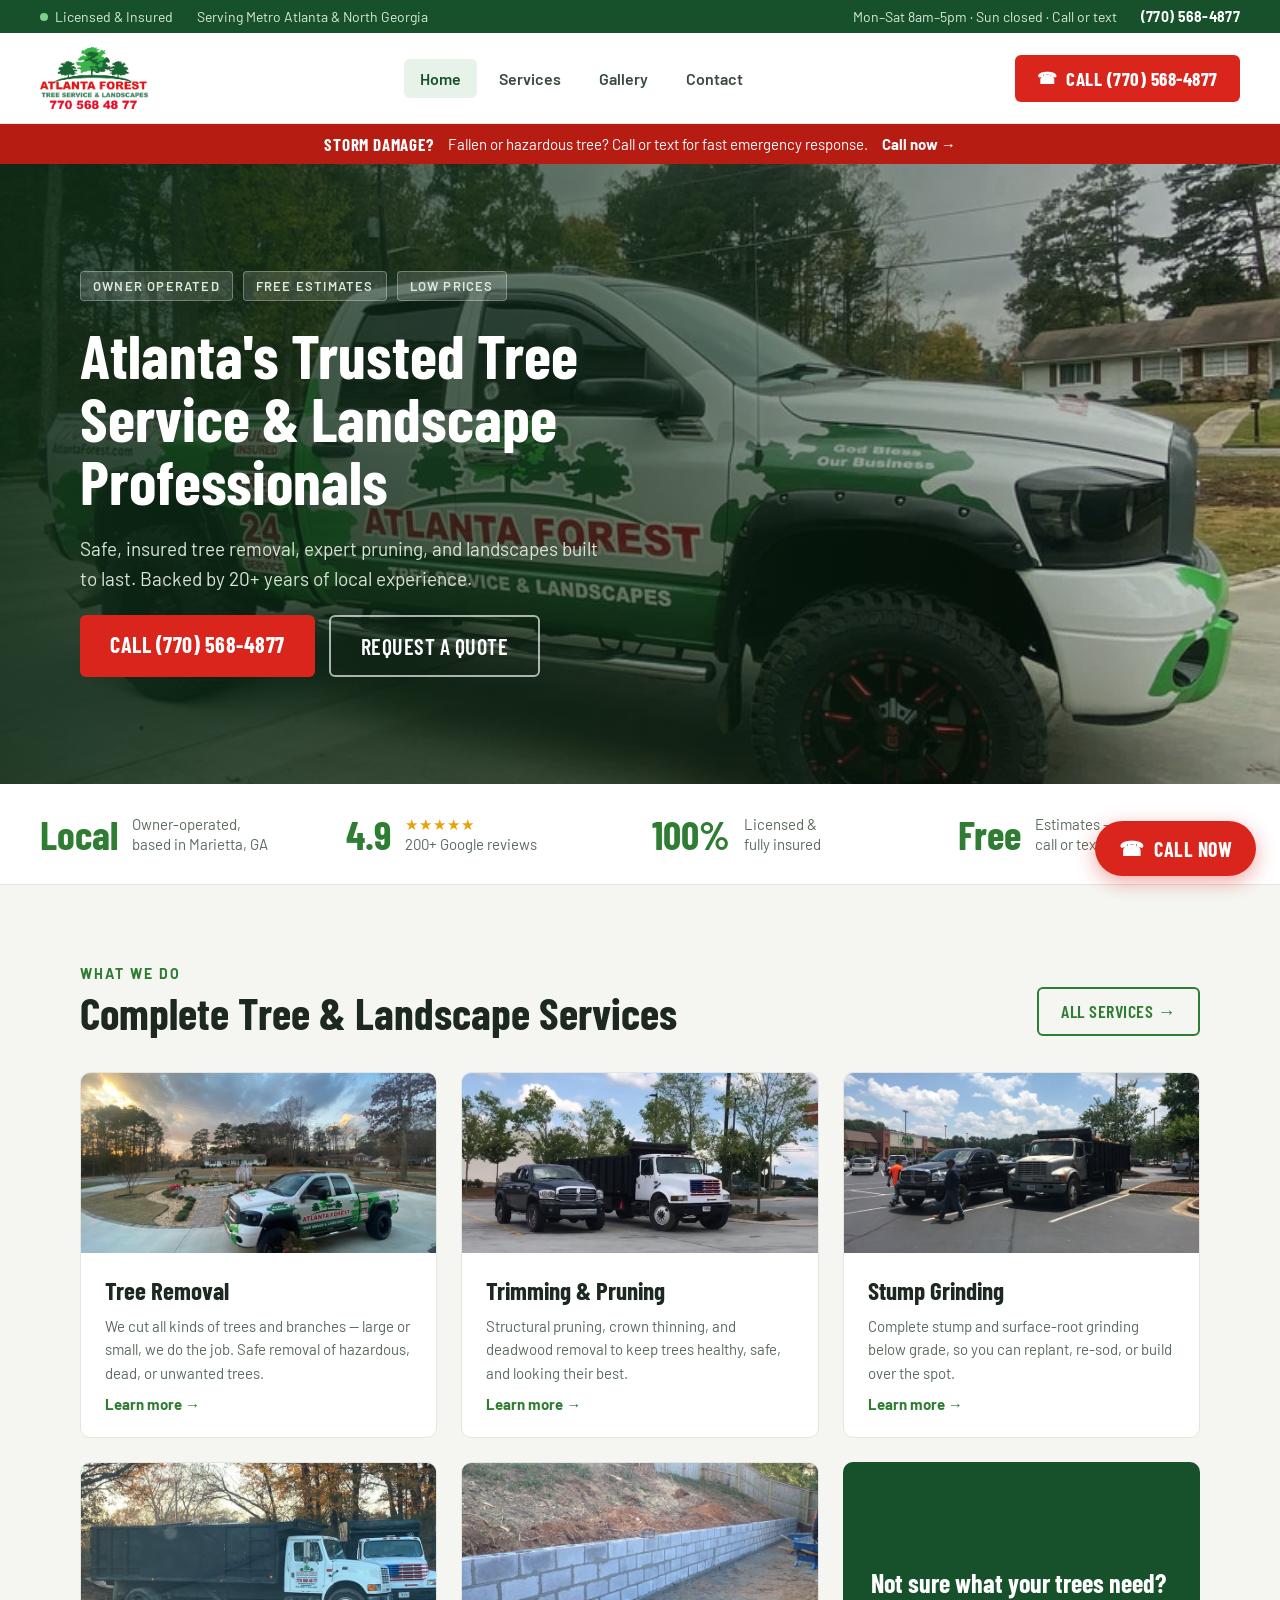
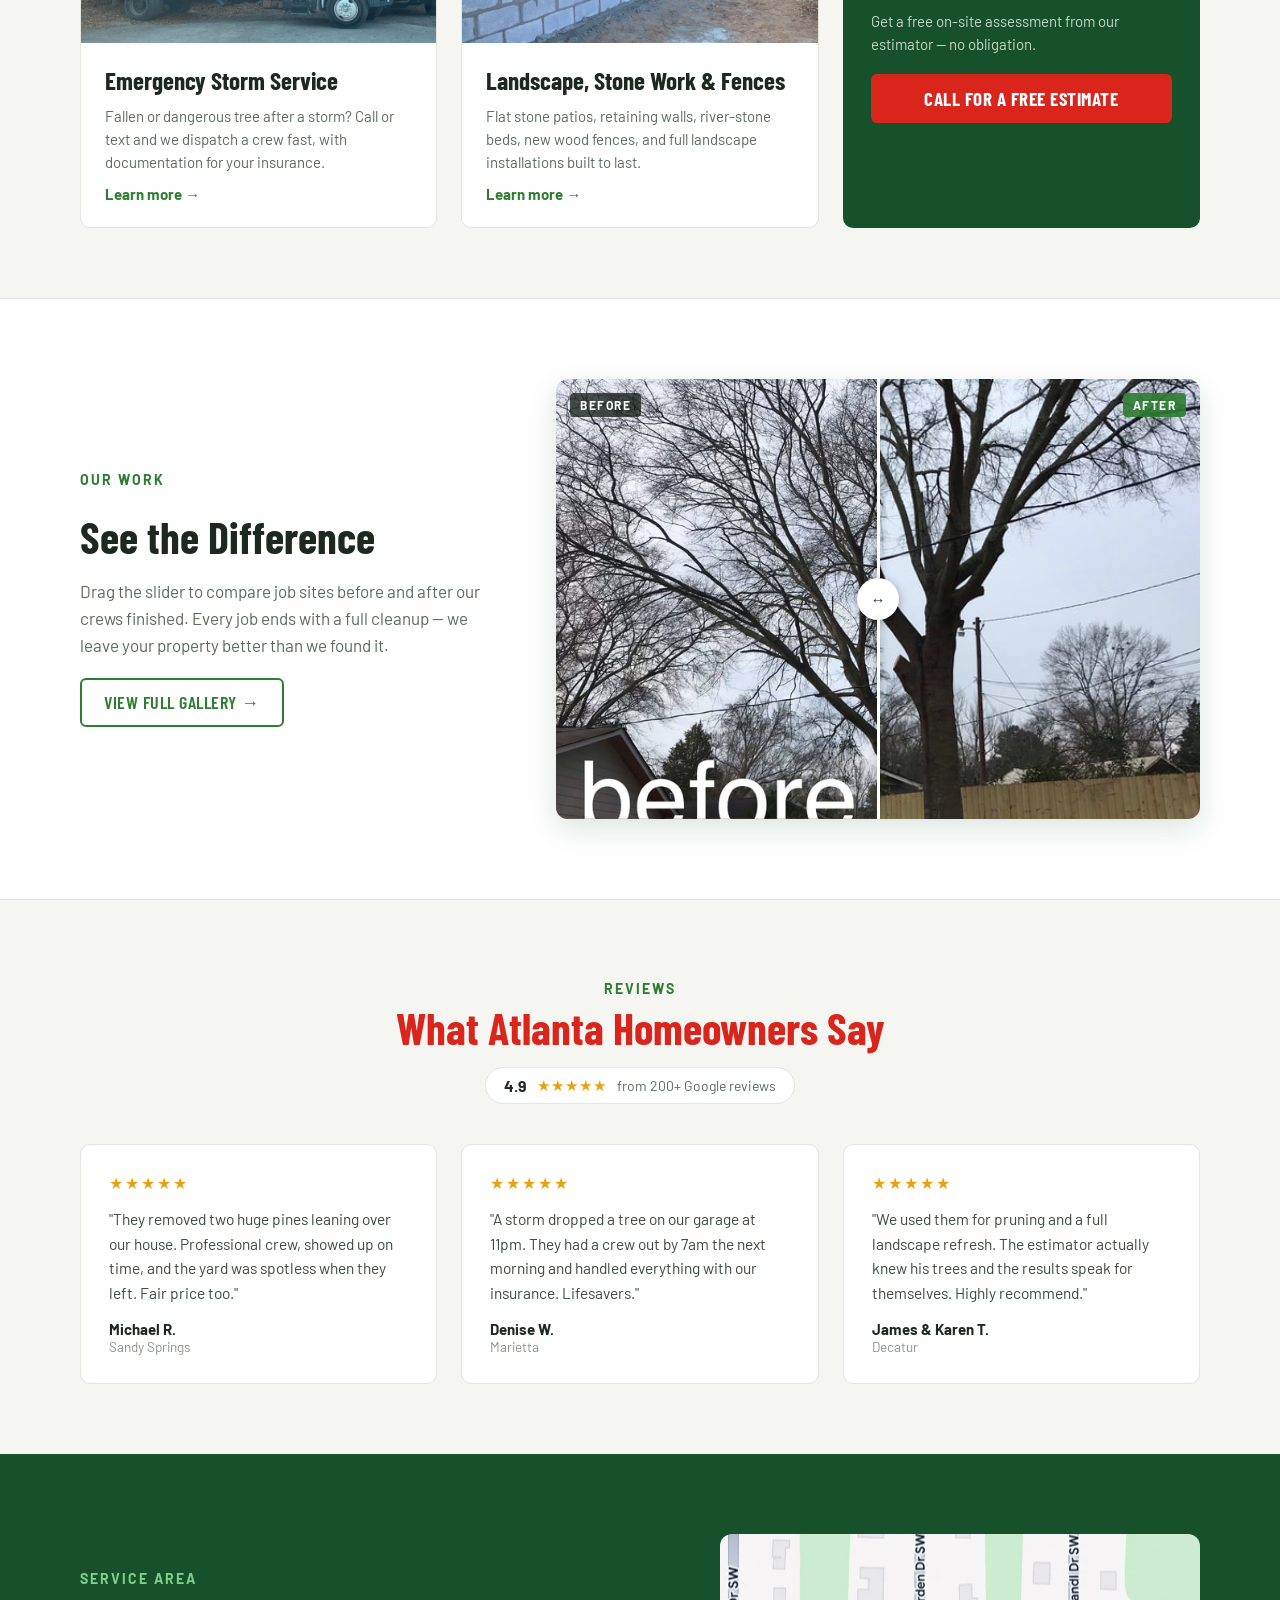
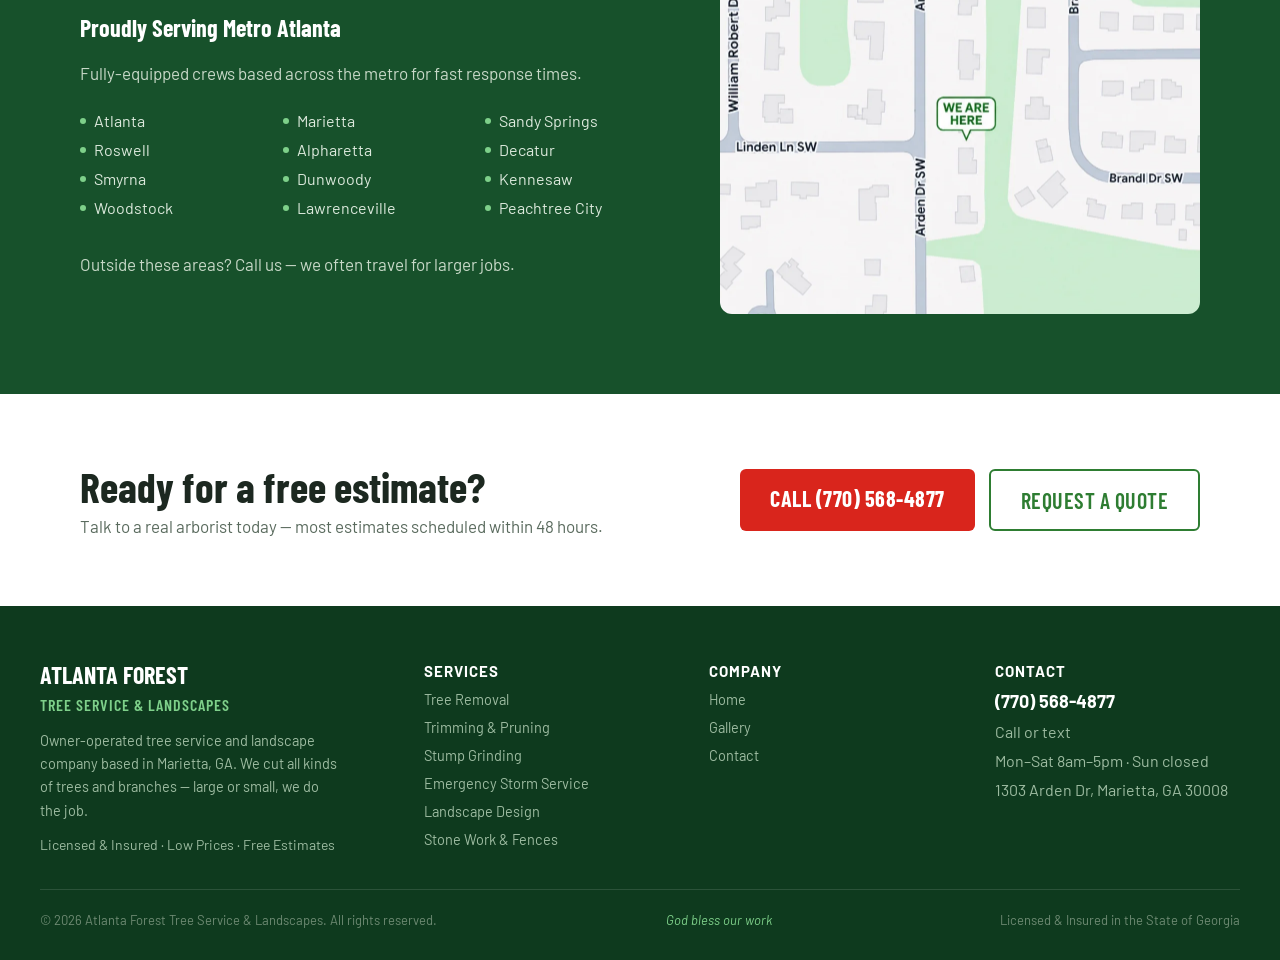
<file: docs 2/index.html>
<!DOCTYPE html>
<html lang="en">
<head>
<meta charset="utf-8">
<meta name="viewport" content="width=device-width, initial-scale=1">
<link rel="icon" href="favicon.ico" sizes="48x48">
<link rel="icon" href="assets/img/favicon.png" type="image/png" sizes="192x192">
<link rel="apple-touch-icon" href="assets/img/favicon.png">
<title>Atlanta Forest Tree Service &amp; Landscapes | Tree Removal &amp; Landscaping in Metro Atlanta</title>
<meta name="description" content="Licensed &amp; insured tree removal, trimming, stump grinding, emergency storm service, and landscape installation in Metro Atlanta &amp; North Georgia. Call or text (770) 568-4877 for a free estimate.">
<link rel="preconnect" href="https://fonts.googleapis.com">
<link href="https://fonts.googleapis.com/css2?family=Barlow+Condensed:wght@500;600;700&amp;family=Barlow:wght@400;500;600;700&amp;display=swap" rel="stylesheet">
<link rel="stylesheet" href="assets/css/style.css">
</head>
<body>

<div class="util-bar">
  <div class="cluster">
    <span class="flag"><span class="dot"></span>Licensed &amp; Insured</span>
    <span>Serving Metro Atlanta &amp; North Georgia</span>
  </div>
  <div class="cluster">
    <span>Mon–Sat 8am–5pm · Sun closed · Call or text</span>
    <a href="tel:7705684877">(770) 568-4877</a>
  </div>
</div>

<header class="site-header">
  <a class="logo-link" href="index.html">
    <img src="assets/img/logo.png" alt="Atlanta Forest Tree Service &amp; Landscapes">
  </a>
  <button class="nav-toggle" aria-label="Toggle navigation">☰</button>
  <nav class="main-nav">
    <a href="index.html" class="active">Home</a>
    <a href="services.html">Services</a>
    <a href="gallery.html">Gallery</a>
    <a href="contact.html">Contact</a>
  </nav>
  <a href="tel:7705684877" class="call-btn"><span class="icon">☎</span> <span class="label-full">CALL (770) 568-4877</span></a>
</header>

<div class="emergency-banner">
  <span class="tag">STORM DAMAGE?</span>
  <span>Fallen or hazardous tree? Call or text for fast emergency response.</span>
  <a href="tel:7705684877">Call now →</a>
</div>

<main>

  <!-- HERO -->
  <section class="hero">
    <img class="hero-bg" src="assets/img/hero-bg.webp" alt="Crew removing a large oak tree">
    <div class="hero-overlay"></div>
    <div class="hero-inner">
      <div class="hero-content">
        <div class="hero-badges">
          <span class="hero-badge">OWNER OPERATED</span>
          <span class="hero-badge">FREE ESTIMATES</span>
          <span class="hero-badge">LOW PRICES</span>
        </div>
        <h1>Atlanta's Trusted Tree Service &amp; Landscape Professionals</h1>
        <p>Safe, insured tree removal, expert pruning, and landscapes built to last. Backed by 20+ years of local experience.</p>
        <div class="hero-actions">
          <a href="tel:7705684877" class="btn-red">CALL (770) 568-4877</a>
          <a href="contact.html" class="btn-outline-white">REQUEST A QUOTE</a>
        </div>
      </div>
    </div>
  </section>

  <!-- TRUST STRIP -->
  <section class="trust-strip">
    <div class="trust-strip-grid">
      <div class="trust-item">
        <span class="trust-num">Local</span>
        <span class="trust-label">Owner-operated,<br>based in Marietta, GA</span>
      </div>
      <div class="trust-item">
        <span class="trust-num">4.9</span>
        <span class="trust-label"><span class="stars">★★★★★</span><br>200+ Google reviews</span>
      </div>
      <div class="trust-item">
        <span class="trust-num">100%</span>
        <span class="trust-label">Licensed &amp;<br>fully insured</span>
      </div>
      <div class="trust-item">
        <span class="trust-num">Free</span>
        <span class="trust-label">Estimates —<br>call or text</span>
      </div>
    </div>
  </section>

  <!-- SERVICES OVERVIEW -->
  <section class="section">
    <div class="section-head">
      <div>
        <div class="eyebrow">WHAT WE DO</div>
        <h2 class="section-title">Complete Tree &amp; Landscape Services</h2>
      </div>
      <a href="services.html" class="btn-outline-green">ALL SERVICES →</a>
    </div>
    <div class="services-grid">
      <div class="service-card">
        <div class="img-wrap"><img src="assets/img/img-5560.jpg" alt="Tree removal in progress"></div>
        <div class="service-card-body">
          <h3>Tree Removal</h3>
          <p>We cut all kinds of trees and branches — large or small, we do the job. Safe removal of hazardous, dead, or unwanted trees.</p>
          <a href="services.html" class="service-card-link">Learn more →</a>
        </div>
      </div>
      <div class="service-card">
        <div class="img-wrap"><img src="assets/img/img-2338.jpg" alt="Climber pruning canopy"></div>
        <div class="service-card-body">
          <h3>Trimming &amp; Pruning</h3>
          <p>Structural pruning, crown thinning, and deadwood removal to keep trees healthy, safe, and looking their best.</p>
          <a href="services.html" class="service-card-link">Learn more →</a>
        </div>
      </div>
      <div class="service-card">
        <div class="img-wrap"><img src="assets/img/img-1977.jpg" alt="Stump grinder at work"></div>
        <div class="service-card-body">
          <h3>Stump Grinding</h3>
          <p>Complete stump and surface-root grinding below grade, so you can replant, re-sod, or build over the spot.</p>
          <a href="services.html" class="service-card-link">Learn more →</a>
        </div>
      </div>
      <div class="service-card">
        <div class="img-wrap"><img src="assets/img/img-4133.jpg" alt="Storm-damaged tree on roof"></div>
        <div class="service-card-body">
          <h3>Emergency Storm Service</h3>
          <p>Fallen or dangerous tree after a storm? Call or text and we dispatch a crew fast, with documentation for your insurance.</p>
          <a href="services.html" class="service-card-link">Learn more →</a>
        </div>
      </div>
      <div class="service-card">
        <div class="img-wrap"><img src="assets/img/img-0705_1.jpg" alt="Finished landscape install"></div>
        <div class="service-card-body">
          <h3>Landscape, Stone Work &amp; Fences</h3>
          <p>Flat stone patios, retaining walls, river-stone beds, new wood fences, and full landscape installations built to last.</p>
          <a href="services.html" class="service-card-link">Learn more →</a>
        </div>
      </div>
      <div class="services-cta-card">
        <h3>Not sure what your trees need?</h3>
        <p>Get a free on-site assessment from our estimator — no obligation.</p>
        <a href="tel:7705684877" class="btn-red">CALL FOR A FREE ESTIMATE</a>
      </div>
    </div>
  </section>

  <!-- BEFORE / AFTER -->
  <section style="background:#FFFFFF;border-top:1px solid #E2E6DE;border-bottom:1px solid #E2E6DE">
    <div class="ba-section-grid">
      <div class="ba-section-copy">
        <div class="eyebrow">OUR WORK</div>
        <h2 class="section-title">See the Difference</h2>
        <p>Drag the slider to compare job sites before and after our crews finished. Every job ends with a full cleanup — we leave your property better than we found it.</p>
        <a href="gallery.html" class="btn-outline-green">VIEW FULL GALLERY →</a>
      </div>
      <div class="ba-slider">
        <div class="ba-after">
          <img src="assets/img/img-1666_1.jpg" alt="After: cleared job site">
        </div>
        <div class="ba-before-wrap">
          <img src="assets/img/img-1661_1.jpg" alt="Before: overgrown job site">
        </div>
        <div class="ba-tag ba-tag-before">BEFORE</div>
        <div class="ba-tag ba-tag-after">AFTER</div>
        <div class="ba-handle">
          <div class="bar"></div>
          <div class="knob">↔</div>
          <div class="bar"></div>
        </div>
      </div>
    </div>
  </section>

  <!-- TESTIMONIALS -->
  <section class="section">
    <div class="testimonials-head">
      <div class="eyebrow">REVIEWS</div>
      <h2>What Atlanta Homeowners Say</h2>
      <div class="google-badge">
        <span class="score">4.9</span>
        <span class="stars">★★★★★</span>
        <span class="count">from 200+ Google reviews</span>
      </div>
    </div>
    <div class="testimonials-grid">
      <div class="testimonial-card">
        <span class="stars">★★★★★</span>
        <p>"They removed two huge pines leaning over our house. Professional crew, showed up on time, and the yard was spotless when they left. Fair price too."</p>
        <div>
          <span class="testimonial-name">Michael R.</span>
          <span class="testimonial-area">Sandy Springs</span>
        </div>
      </div>
      <div class="testimonial-card">
        <span class="stars">★★★★★</span>
        <p>"A storm dropped a tree on our garage at 11pm. They had a crew out by 7am the next morning and handled everything with our insurance. Lifesavers."</p>
        <div>
          <span class="testimonial-name">Denise W.</span>
          <span class="testimonial-area">Marietta</span>
        </div>
      </div>
      <div class="testimonial-card">
        <span class="stars">★★★★★</span>
        <p>"We used them for pruning and a full landscape refresh. The estimator actually knew his trees and the results speak for themselves. Highly recommend."</p>
        <div>
          <span class="testimonial-name">James &amp; Karen T.</span>
          <span class="testimonial-area">Decatur</span>
        </div>
      </div>
    </div>
  </section>

  <!-- SERVICE AREA -->
  <section class="service-area-section">
    <div class="service-area-grid">
      <div class="service-area-copy">
        <div class="eyebrow eyebrow-light">SERVICE AREA</div>
        <h2>Proudly Serving Metro Atlanta</h2>
        <p>Fully-equipped crews based across the metro for fast response times.</p>
        <ul class="area-list">
          <li><span class="dot"></span>Atlanta</li>
          <li><span class="dot"></span>Marietta</li>
          <li><span class="dot"></span>Sandy Springs</li>
          <li><span class="dot"></span>Roswell</li>
          <li><span class="dot"></span>Alpharetta</li>
          <li><span class="dot"></span>Decatur</li>
          <li><span class="dot"></span>Smyrna</li>
          <li><span class="dot"></span>Dunwoody</li>
          <li><span class="dot"></span>Kennesaw</li>
          <li><span class="dot"></span>Woodstock</li>
          <li><span class="dot"></span>Lawrenceville</li>
          <li><span class="dot"></span>Peachtree City</li>
        </ul>
        <p class="service-area-note">Outside these areas? Call us — we often travel for larger jobs.</p>
      </div>
      <div class="area-map-wrap">
        <img src="assets/img/area-map.webp" alt="Map of Atlanta Forest's Metro Atlanta service area">
      </div>
    </div>
  </section>

  <!-- CTA BAND -->
  <section class="cta-band">
    <div class="cta-band-inner">
      <div>
        <h2>Ready for a free estimate?</h2>
        <p>Talk to a real arborist today — most estimates scheduled within 48 hours.</p>
      </div>
      <div class="cta-band-actions">
        <a href="tel:7705684877" class="btn-red">CALL (770) 568-4877</a>
        <a href="contact.html" class="btn-outline-green">REQUEST A QUOTE</a>
      </div>
    </div>
  </section>
</main>

<footer>
  <div class="footer-grid">
    <div class="footer-col footer-brand">
      <span class="name">ATLANTA FOREST<br><span class="sub">TREE SERVICE &amp; LANDSCAPES</span></span>
      <p>Owner-operated tree service and landscape company based in Marietta, GA. We cut all kinds of trees and branches — large or small, we do the job.</p>
      <span class="tags">Licensed &amp; Insured · Low Prices · Free Estimates</span>
    </div>
    <div class="footer-col">
      <span class="footer-col-title">SERVICES</span>
      <a href="services.html">Tree Removal</a>
      <a href="services.html">Trimming &amp; Pruning</a>
      <a href="services.html">Stump Grinding</a>
      <a href="services.html">Emergency Storm Service</a>
      <a href="services.html">Landscape Design</a>
      <a href="services.html">Stone Work &amp; Fences</a>
    </div>
    <div class="footer-col">
      <span class="footer-col-title">COMPANY</span>
      <a href="index.html">Home</a>
      <a href="gallery.html">Gallery</a>
      <a href="contact.html">Contact</a>
    </div>
    <div class="footer-col">
      <span class="footer-col-title">CONTACT</span>
      <a class="phone" href="tel:7705684877">(770) 568-4877</a>
      <span>Call or text</span>
      <span>Mon–Sat 8am–5pm · Sun closed</span>
      <span>1303 Arden Dr, Marietta, GA 30008</span>
    </div>
  </div>
  <div class="footer-bottom">
    <span>© 2026 Atlanta Forest Tree Service &amp; Landscapes. All rights reserved.</span>
    <span class="blessing">God bless our work</span>
    <span>Licensed &amp; Insured in the State of Georgia</span>
  </div>
</footer>

<a href="tel:7705684877" class="sticky-call"><span class="icon">☎</span> CALL NOW</a>

<script src="assets/js/main.js"></script>
</body>
</html>
</file>
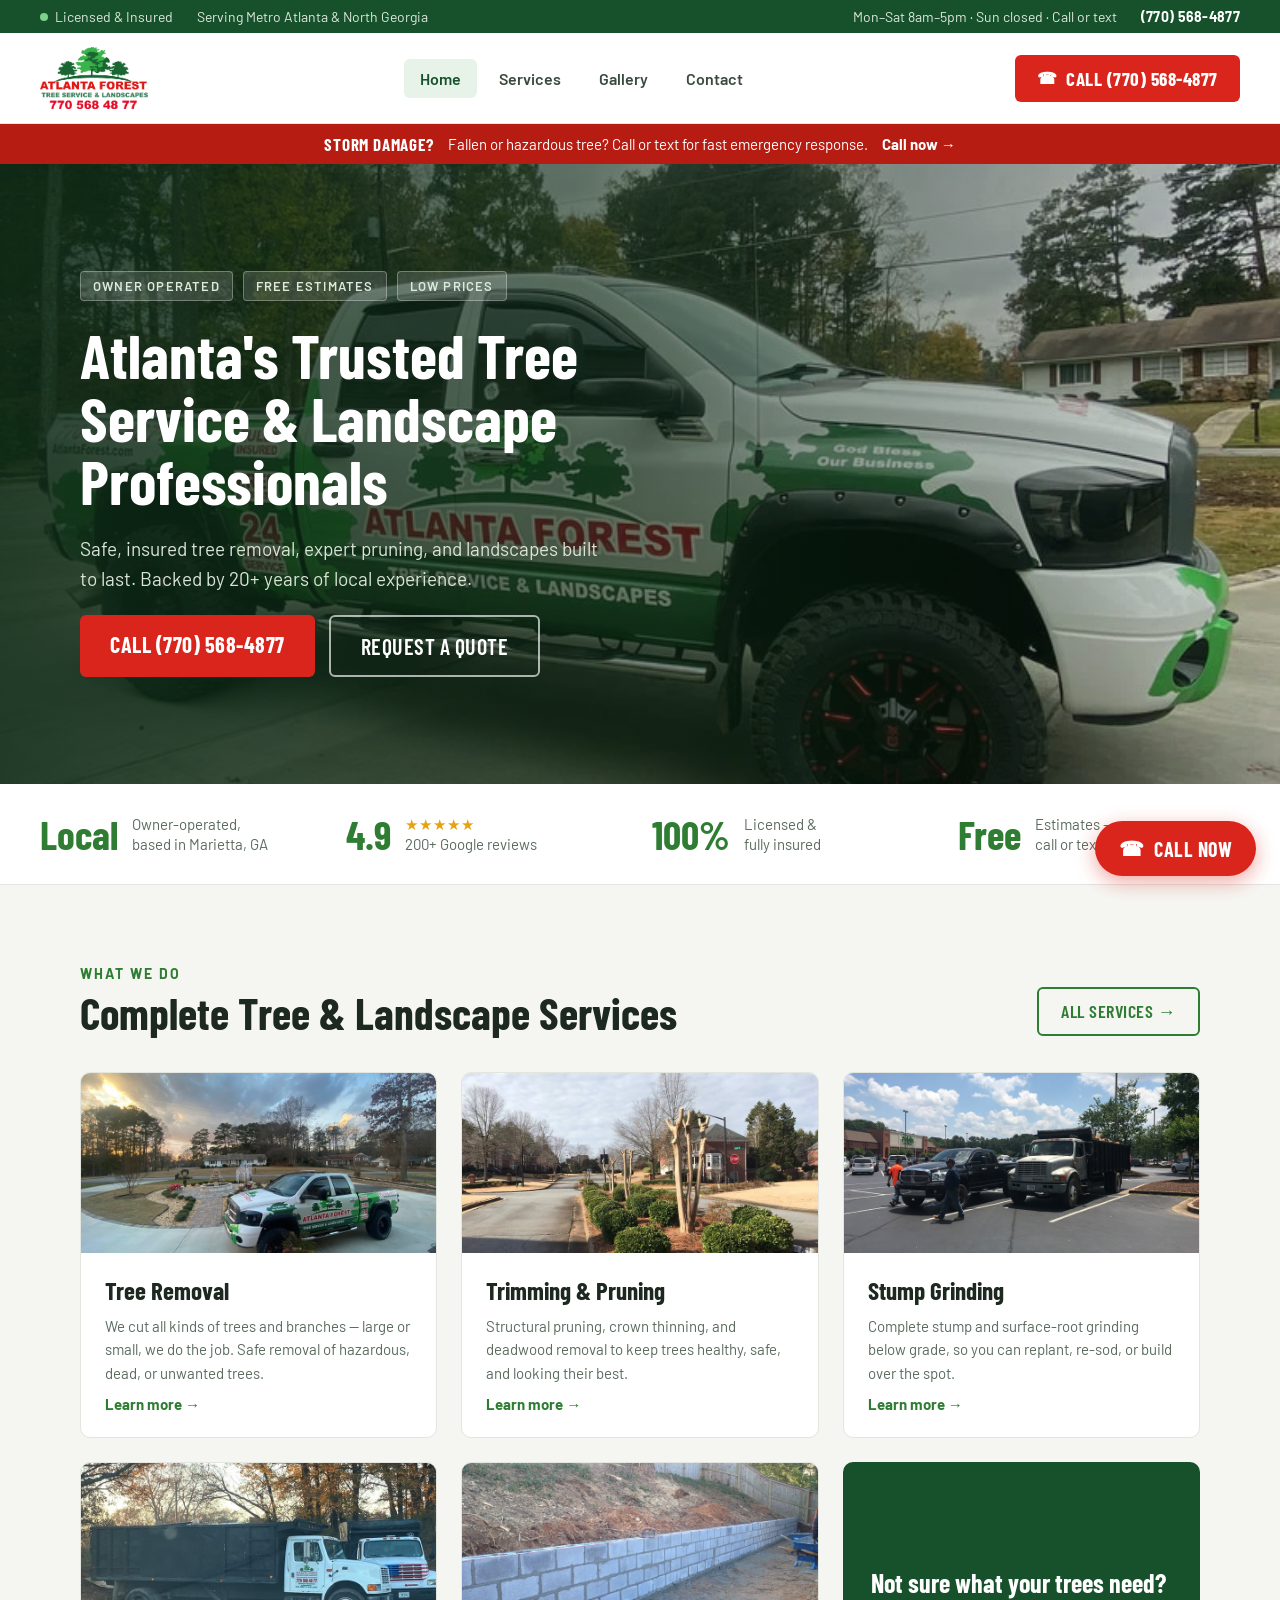
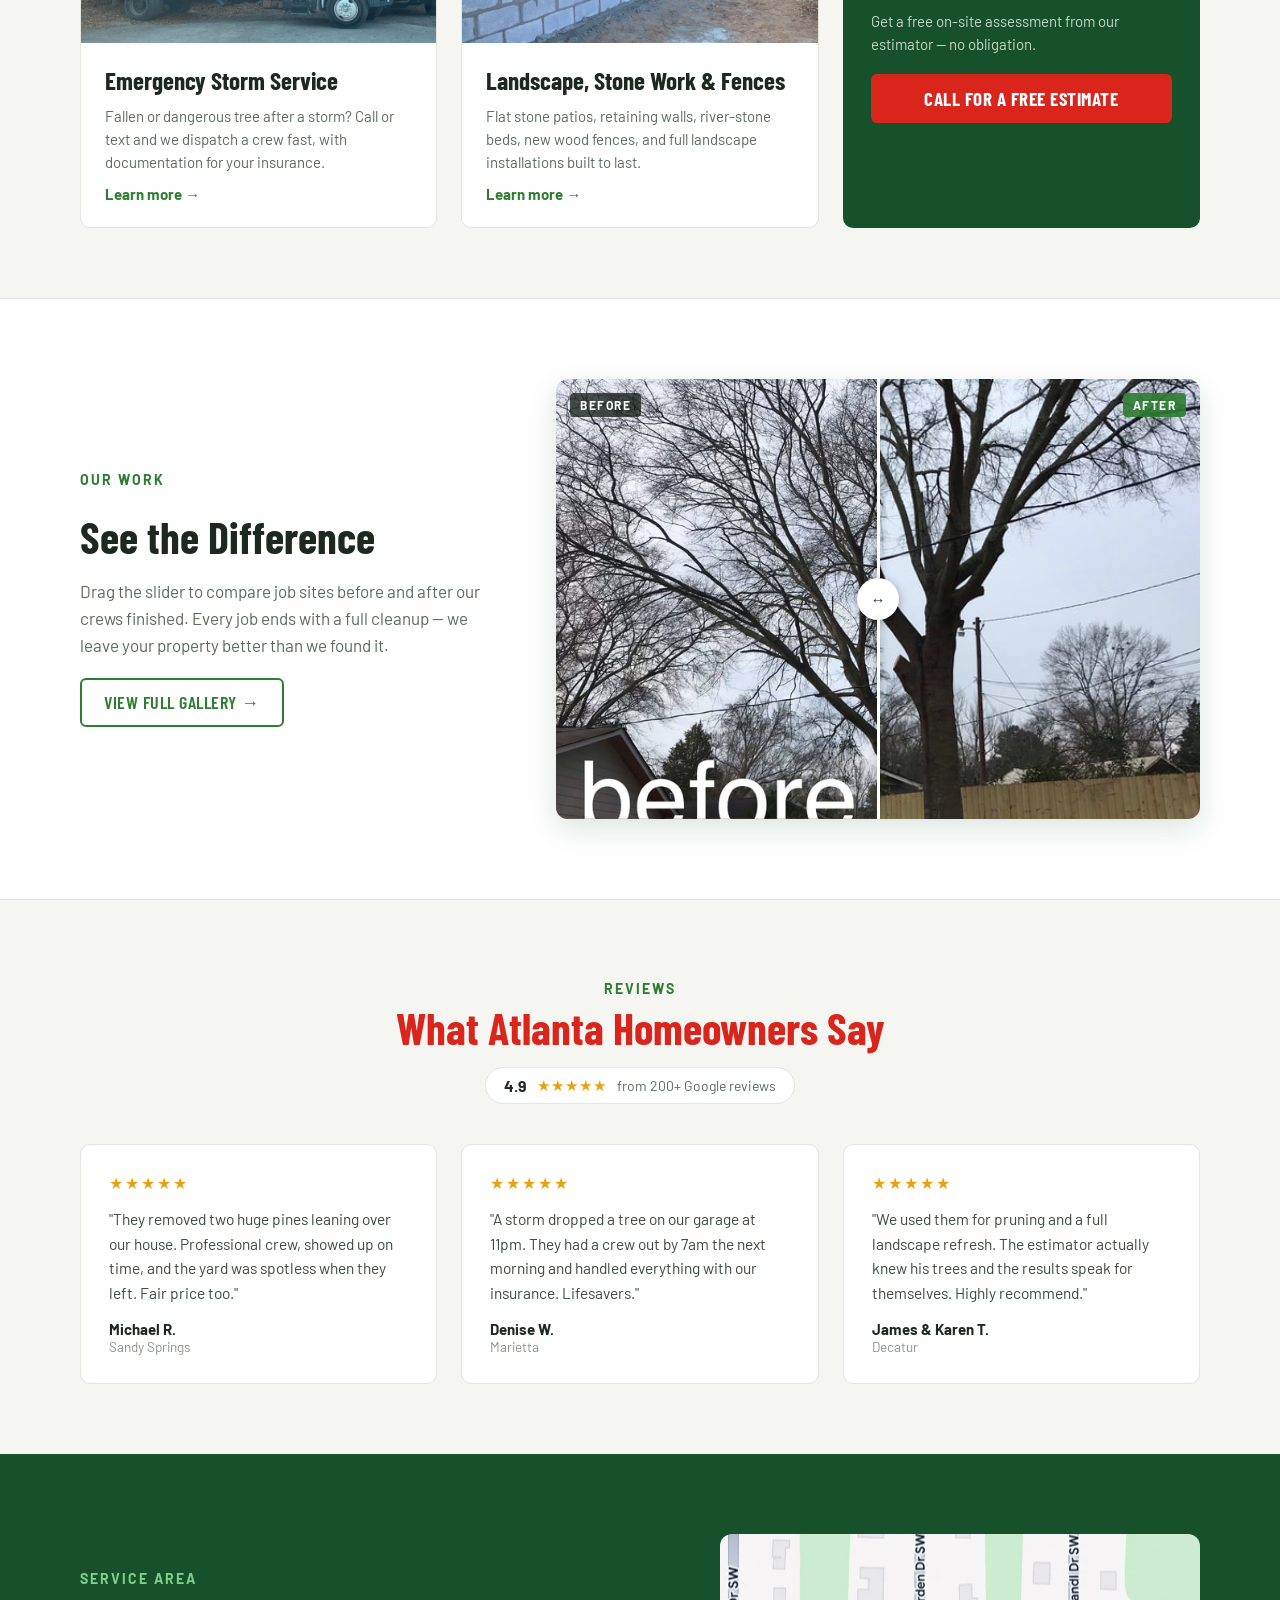
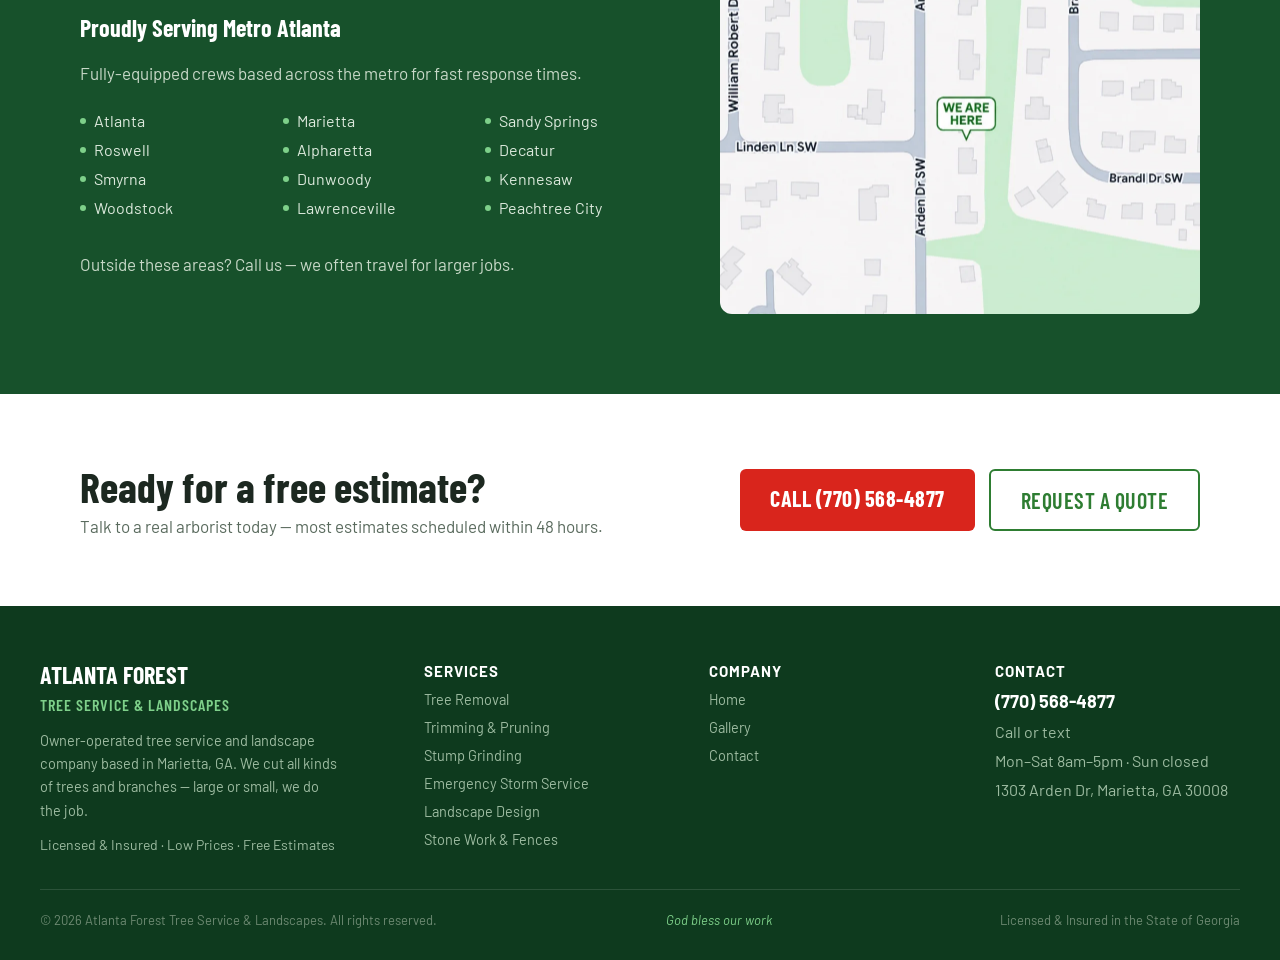
<file: docs/index.html>
<!DOCTYPE html>
<html lang="en">
<head>
<meta charset="utf-8">
<meta name="viewport" content="width=device-width, initial-scale=1">
<link rel="icon" href="favicon.ico" sizes="48x48">
<link rel="icon" href="assets/img/favicon.png" type="image/png" sizes="192x192">
<link rel="apple-touch-icon" href="assets/img/favicon.png">
<title>Atlanta Forest Tree Service &amp; Landscapes | Tree Removal &amp; Landscaping in Metro Atlanta</title>
<meta name="description" content="Licensed &amp; insured tree removal, trimming, stump grinding, emergency storm service, and landscape installation in Metro Atlanta &amp; North Georgia. Call or text (770) 568-4877 for a free estimate.">
<link rel="preconnect" href="https://fonts.googleapis.com">
<link href="https://fonts.googleapis.com/css2?family=Barlow+Condensed:wght@500;600;700&amp;family=Barlow:wght@400;500;600;700&amp;display=swap" rel="stylesheet">
<link rel="stylesheet" href="assets/css/style.css">
</head>
<body>

<div class="util-bar">
  <div class="cluster">
    <span class="flag"><span class="dot"></span>Licensed &amp; Insured</span>
    <span>Serving Metro Atlanta &amp; North Georgia</span>
  </div>
  <div class="cluster">
    <span>Mon–Sat 8am–5pm · Sun closed · Call or text</span>
    <a href="tel:7705684877">(770) 568-4877</a>
  </div>
</div>

<header class="site-header">
  <a class="logo-link" href="index.html">
    <img src="assets/img/logo.png" alt="Atlanta Forest Tree Service &amp; Landscapes">
  </a>
  <button class="nav-toggle" aria-label="Toggle navigation">☰</button>
  <nav class="main-nav">
    <a href="index.html" class="active">Home</a>
    <a href="services.html">Services</a>
    <a href="gallery.html">Gallery</a>
    <a href="contact.html">Contact</a>
  </nav>
  <a href="tel:7705684877" class="call-btn"><span class="icon">☎</span> <span class="label-full">CALL (770) 568-4877</span></a>
</header>

<div class="emergency-banner">
  <span class="tag">STORM DAMAGE?</span>
  <span>Fallen or hazardous tree? Call or text for fast emergency response.</span>
  <a href="tel:7705684877">Call now →</a>
</div>

<main>

  <!-- HERO -->
  <section class="hero">
    <img class="hero-bg" src="assets/img/hero-bg.webp" alt="Crew removing a large oak tree">
    <div class="hero-overlay"></div>
    <div class="hero-inner">
      <div class="hero-content">
        <div class="hero-badges">
          <span class="hero-badge">OWNER OPERATED</span>
          <span class="hero-badge">FREE ESTIMATES</span>
          <span class="hero-badge">LOW PRICES</span>
        </div>
        <h1>Atlanta's Trusted Tree Service &amp; Landscape Professionals</h1>
        <p>Safe, insured tree removal, expert pruning, and landscapes built to last. Backed by 20+ years of local experience.</p>
        <div class="hero-actions">
          <a href="tel:7705684877" class="btn-red">CALL (770) 568-4877</a>
          <a href="contact.html" class="btn-outline-white">REQUEST A QUOTE</a>
        </div>
      </div>
    </div>
  </section>

  <!-- TRUST STRIP -->
  <section class="trust-strip">
    <div class="trust-strip-grid">
      <div class="trust-item">
        <span class="trust-num">Local</span>
        <span class="trust-label">Owner-operated,<br>based in Marietta, GA</span>
      </div>
      <div class="trust-item">
        <span class="trust-num">4.9</span>
        <span class="trust-label"><span class="stars">★★★★★</span><br>200+ Google reviews</span>
      </div>
      <div class="trust-item">
        <span class="trust-num">100%</span>
        <span class="trust-label">Licensed &amp;<br>fully insured</span>
      </div>
      <div class="trust-item">
        <span class="trust-num">Free</span>
        <span class="trust-label">Estimates —<br>call or text</span>
      </div>
    </div>
  </section>

  <!-- SERVICES OVERVIEW -->
  <section class="section">
    <div class="section-head">
      <div>
        <div class="eyebrow">WHAT WE DO</div>
        <h2 class="section-title">Complete Tree &amp; Landscape Services</h2>
      </div>
      <a href="services.html" class="btn-outline-green">ALL SERVICES →</a>
    </div>
    <div class="services-grid">
      <div class="service-card">
        <div class="img-wrap"><img src="assets/img/img-5560.jpg" alt="Tree removal in progress"></div>
        <div class="service-card-body">
          <h3>Tree Removal</h3>
          <p>We cut all kinds of trees and branches — large or small, we do the job. Safe removal of hazardous, dead, or unwanted trees.</p>
          <a href="services.html" class="service-card-link">Learn more →</a>
        </div>
      </div>
      <div class="service-card">
        <div class="img-wrap"><img src="assets/img/home-trimming.jpg" alt="Neatly pruned crepe myrtles and trimmed shrubs along a neighborhood median"></div>
        <div class="service-card-body">
          <h3>Trimming &amp; Pruning</h3>
          <p>Structural pruning, crown thinning, and deadwood removal to keep trees healthy, safe, and looking their best.</p>
          <a href="services.html" class="service-card-link">Learn more →</a>
        </div>
      </div>
      <div class="service-card">
        <div class="img-wrap"><img src="assets/img/img-1977.jpg" alt="Stump grinder at work"></div>
        <div class="service-card-body">
          <h3>Stump Grinding</h3>
          <p>Complete stump and surface-root grinding below grade, so you can replant, re-sod, or build over the spot.</p>
          <a href="services.html" class="service-card-link">Learn more →</a>
        </div>
      </div>
      <div class="service-card">
        <div class="img-wrap"><img src="assets/img/img-4133.jpg" alt="Storm-damaged tree on roof"></div>
        <div class="service-card-body">
          <h3>Emergency Storm Service</h3>
          <p>Fallen or dangerous tree after a storm? Call or text and we dispatch a crew fast, with documentation for your insurance.</p>
          <a href="services.html" class="service-card-link">Learn more →</a>
        </div>
      </div>
      <div class="service-card">
        <div class="img-wrap"><img src="assets/img/img-0705_1.jpg" alt="Finished landscape install"></div>
        <div class="service-card-body">
          <h3>Landscape, Stone Work &amp; Fences</h3>
          <p>Flat stone patios, retaining walls, river-stone beds, new wood fences, and full landscape installations built to last.</p>
          <a href="services.html" class="service-card-link">Learn more →</a>
        </div>
      </div>
      <div class="services-cta-card">
        <h3>Not sure what your trees need?</h3>
        <p>Get a free on-site assessment from our estimator — no obligation.</p>
        <a href="tel:7705684877" class="btn-red">CALL FOR A FREE ESTIMATE</a>
      </div>
    </div>
  </section>

  <!-- BEFORE / AFTER -->
  <section style="background:#FFFFFF;border-top:1px solid #E2E6DE;border-bottom:1px solid #E2E6DE">
    <div class="ba-section-grid">
      <div class="ba-section-copy">
        <div class="eyebrow">OUR WORK</div>
        <h2 class="section-title">See the Difference</h2>
        <p>Drag the slider to compare job sites before and after our crews finished. Every job ends with a full cleanup — we leave your property better than we found it.</p>
        <a href="gallery.html" class="btn-outline-green">VIEW FULL GALLERY →</a>
      </div>
      <div class="ba-slider">
        <div class="ba-after">
          <img src="assets/img/img-1666_1.jpg" alt="After: cleared job site">
        </div>
        <div class="ba-before-wrap">
          <img src="assets/img/img-1661_1.jpg" alt="Before: overgrown job site">
        </div>
        <div class="ba-tag ba-tag-before">BEFORE</div>
        <div class="ba-tag ba-tag-after">AFTER</div>
        <div class="ba-handle">
          <div class="bar"></div>
          <div class="knob">↔</div>
          <div class="bar"></div>
        </div>
      </div>
    </div>
  </section>

  <!-- TESTIMONIALS -->
  <section class="section">
    <div class="testimonials-head">
      <div class="eyebrow">REVIEWS</div>
      <h2>What Atlanta Homeowners Say</h2>
      <div class="google-badge">
        <span class="score">4.9</span>
        <span class="stars">★★★★★</span>
        <span class="count">from 200+ Google reviews</span>
      </div>
    </div>
    <div class="testimonials-grid">
      <div class="testimonial-card">
        <span class="stars">★★★★★</span>
        <p>"They removed two huge pines leaning over our house. Professional crew, showed up on time, and the yard was spotless when they left. Fair price too."</p>
        <div>
          <span class="testimonial-name">Michael R.</span>
          <span class="testimonial-area">Sandy Springs</span>
        </div>
      </div>
      <div class="testimonial-card">
        <span class="stars">★★★★★</span>
        <p>"A storm dropped a tree on our garage at 11pm. They had a crew out by 7am the next morning and handled everything with our insurance. Lifesavers."</p>
        <div>
          <span class="testimonial-name">Denise W.</span>
          <span class="testimonial-area">Marietta</span>
        </div>
      </div>
      <div class="testimonial-card">
        <span class="stars">★★★★★</span>
        <p>"We used them for pruning and a full landscape refresh. The estimator actually knew his trees and the results speak for themselves. Highly recommend."</p>
        <div>
          <span class="testimonial-name">James &amp; Karen T.</span>
          <span class="testimonial-area">Decatur</span>
        </div>
      </div>
    </div>
  </section>

  <!-- SERVICE AREA -->
  <section class="service-area-section">
    <div class="service-area-grid">
      <div class="service-area-copy">
        <div class="eyebrow eyebrow-light">SERVICE AREA</div>
        <h2>Proudly Serving Metro Atlanta</h2>
        <p>Fully-equipped crews based across the metro for fast response times.</p>
        <ul class="area-list">
          <li><span class="dot"></span>Atlanta</li>
          <li><span class="dot"></span>Marietta</li>
          <li><span class="dot"></span>Sandy Springs</li>
          <li><span class="dot"></span>Roswell</li>
          <li><span class="dot"></span>Alpharetta</li>
          <li><span class="dot"></span>Decatur</li>
          <li><span class="dot"></span>Smyrna</li>
          <li><span class="dot"></span>Dunwoody</li>
          <li><span class="dot"></span>Kennesaw</li>
          <li><span class="dot"></span>Woodstock</li>
          <li><span class="dot"></span>Lawrenceville</li>
          <li><span class="dot"></span>Peachtree City</li>
        </ul>
        <p class="service-area-note">Outside these areas? Call us — we often travel for larger jobs.</p>
      </div>
      <div class="area-map-wrap">
        <img src="assets/img/area-map.webp" alt="Map of Atlanta Forest's Metro Atlanta service area">
      </div>
    </div>
  </section>

  <!-- CTA BAND -->
  <section class="cta-band">
    <div class="cta-band-inner">
      <div>
        <h2>Ready for a free estimate?</h2>
        <p>Talk to a real arborist today — most estimates scheduled within 48 hours.</p>
      </div>
      <div class="cta-band-actions">
        <a href="tel:7705684877" class="btn-red">CALL (770) 568-4877</a>
        <a href="contact.html" class="btn-outline-green">REQUEST A QUOTE</a>
      </div>
    </div>
  </section>
</main>

<footer>
  <div class="footer-grid">
    <div class="footer-col footer-brand">
      <span class="name">ATLANTA FOREST<br><span class="sub">TREE SERVICE &amp; LANDSCAPES</span></span>
      <p>Owner-operated tree service and landscape company based in Marietta, GA. We cut all kinds of trees and branches — large or small, we do the job.</p>
      <span class="tags">Licensed &amp; Insured · Low Prices · Free Estimates</span>
    </div>
    <div class="footer-col">
      <span class="footer-col-title">SERVICES</span>
      <a href="services.html">Tree Removal</a>
      <a href="services.html">Trimming &amp; Pruning</a>
      <a href="services.html">Stump Grinding</a>
      <a href="services.html">Emergency Storm Service</a>
      <a href="services.html">Landscape Design</a>
      <a href="services.html">Stone Work &amp; Fences</a>
    </div>
    <div class="footer-col">
      <span class="footer-col-title">COMPANY</span>
      <a href="index.html">Home</a>
      <a href="gallery.html">Gallery</a>
      <a href="contact.html">Contact</a>
    </div>
    <div class="footer-col">
      <span class="footer-col-title">CONTACT</span>
      <a class="phone" href="tel:7705684877">(770) 568-4877</a>
      <span>Call or text</span>
      <span>Mon–Sat 8am–5pm · Sun closed</span>
      <span>1303 Arden Dr, Marietta, GA 30008</span>
    </div>
  </div>
  <div class="footer-bottom">
    <span>© 2026 Atlanta Forest Tree Service &amp; Landscapes. All rights reserved.</span>
    <span class="blessing">God bless our work</span>
    <span>Licensed &amp; Insured in the State of Georgia</span>
  </div>
</footer>

<a href="tel:7705684877" class="sticky-call"><span class="icon">☎</span> CALL NOW</a>

<script src="assets/js/main.js"></script>
</body>
</html>
</file>
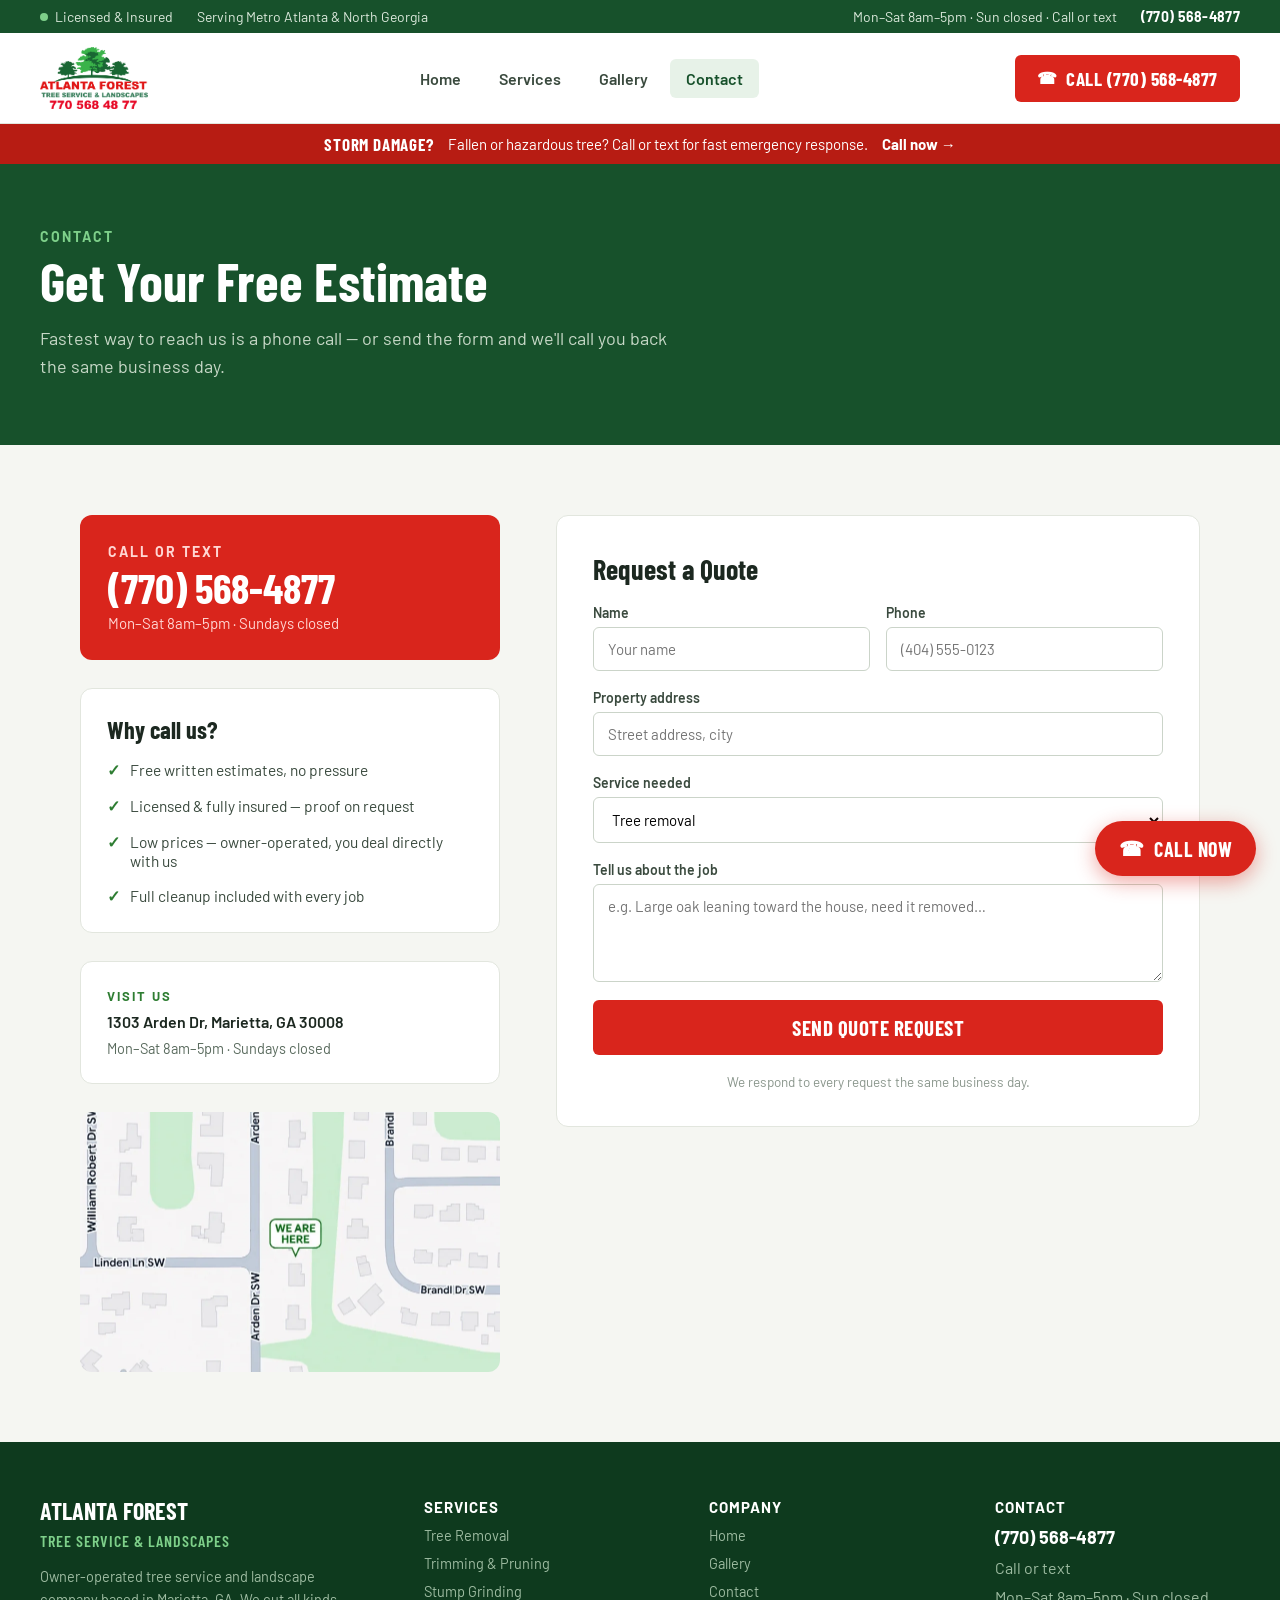
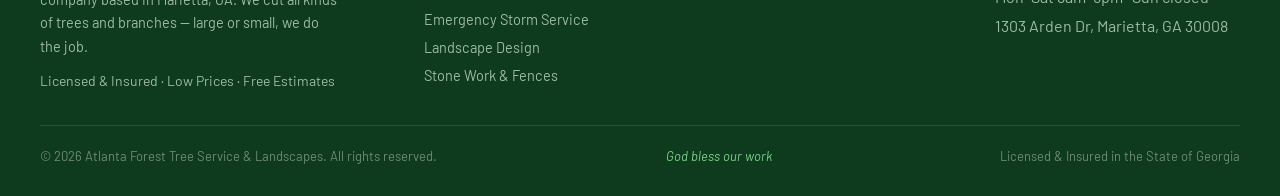
<file: docs 2/contact.html>
<!DOCTYPE html>
<html lang="en">
<head>
<meta charset="utf-8">
<meta name="viewport" content="width=device-width, initial-scale=1">
<link rel="icon" href="favicon.ico" sizes="48x48">
<link rel="icon" href="assets/img/favicon.png" type="image/png" sizes="192x192">
<link rel="apple-touch-icon" href="assets/img/favicon.png">
<title>Contact Us — Free Estimates | Atlanta Forest Tree Service &amp; Landscapes</title>
<meta name="description" content="Get a free tree service or landscaping estimate in Metro Atlanta. Call or text (770) 568-4877, or request a quote online — we respond the same business day.">
<link rel="preconnect" href="https://fonts.googleapis.com">
<link href="https://fonts.googleapis.com/css2?family=Barlow+Condensed:wght@500;600;700&amp;family=Barlow:wght@400;500;600;700&amp;display=swap" rel="stylesheet">
<link rel="stylesheet" href="assets/css/style.css">
</head>
<body>

<div class="util-bar">
  <div class="cluster">
    <span class="flag"><span class="dot"></span>Licensed &amp; Insured</span>
    <span>Serving Metro Atlanta &amp; North Georgia</span>
  </div>
  <div class="cluster">
    <span>Mon–Sat 8am–5pm · Sun closed · Call or text</span>
    <a href="tel:7705684877">(770) 568-4877</a>
  </div>
</div>

<header class="site-header">
  <a class="logo-link" href="index.html">
    <img src="assets/img/logo.png" alt="Atlanta Forest Tree Service &amp; Landscapes">
  </a>
  <button class="nav-toggle" aria-label="Toggle navigation">☰</button>
  <nav class="main-nav">
    <a href="index.html">Home</a>
    <a href="services.html">Services</a>
    <a href="gallery.html">Gallery</a>
    <a href="contact.html" class="active">Contact</a>
  </nav>
  <a href="tel:7705684877" class="call-btn"><span class="icon">☎</span> <span class="label-full">CALL (770) 568-4877</span></a>
</header>

<div class="emergency-banner">
  <span class="tag">STORM DAMAGE?</span>
  <span>Fallen or hazardous tree? Call or text for fast emergency response.</span>
  <a href="tel:7705684877">Call now →</a>
</div>

<main>
  <section class="page-hero">
    <div class="page-hero-inner">
      <div class="eyebrow eyebrow-light">CONTACT</div>
      <h1>Get Your Free Estimate</h1>
      <p>Fastest way to reach us is a phone call — or send the form and we'll call you back the same business day.</p>
    </div>
  </section>

  <section class="contact-grid">
    <div class="contact-side">
      <a href="tel:7705684877" class="contact-call-card">
        <span class="label">CALL OR TEXT</span>
        <span class="number">(770) 568-4877</span>
        <span class="hours">Mon–Sat 8am–5pm · Sundays closed</span>
      </a>
      <div class="contact-info-card">
        <h3>Why call us?</h3>
        <ul class="service-points">
          <li><span class="check">✓</span>Free written estimates, no pressure</li>
          <li><span class="check">✓</span>Licensed &amp; fully insured — proof on request</li>
          <li><span class="check">✓</span>Low prices — owner-operated, you deal directly with us</li>
          <li><span class="check">✓</span>Full cleanup included with every job</li>
        </ul>
      </div>
      <div class="contact-visit-card">
        <span class="label">VISIT US</span>
        <span class="addr">1303 Arden Dr, Marietta, GA 30008</span>
        <span class="hours">Mon–Sat 8am–5pm · Sundays closed</span>
      </div>
      <div class="contact-map-wrap">
        <img src="assets/img/contact-map.webp" alt="Map of Atlanta Forest's Metro Atlanta service area">
      </div>
    </div>

    <div class="contact-form-card">
      <div id="quote-form-success" class="form-success" hidden>
        <div class="check-circle">✓</div>
        <h3>Request received!</h3>
        <p>We'll call you back the same business day. For urgent storm damage, call us directly at (770) 568-4877.</p>
        <button type="button" id="send-another">Send another request</button>
      </div>

      <div id="quote-form-wrap">
        <h3>Request a Quote</h3>
        <form id="quote-form" action="https://formspree.io/f/xgogoapp" method="POST">
          <div class="form-row">
            <label class="form-field">Name
              <input type="text" name="name" placeholder="Your name" required>
            </label>
            <label class="form-field">Phone
              <input type="tel" name="phone" placeholder="(404) 555-0123" required>
            </label>
          </div>
          <label class="form-field">Property address
            <input type="text" name="address" placeholder="Street address, city">
          </label>
          <label class="form-field">Service needed
            <select name="service">
              <option>Tree removal</option>
              <option>Tree trimming &amp; pruning</option>
              <option>Stump grinding</option>
              <option>Emergency storm service</option>
              <option>Landscape design &amp; installation</option>
              <option>Not sure — need an assessment</option>
            </select>
          </label>
          <label class="form-field">Tell us about the job
            <textarea name="message" rows="4" placeholder="e.g. Large oak leaning toward the house, need it removed…"></textarea>
          </label>
          <div id="form-error" class="form-error" hidden>Something went wrong sending your request. Please call or text us at (770) 568-4877 instead.</div>
          <button type="submit" class="form-submit">SEND QUOTE REQUEST</button>
          <span class="form-footnote">We respond to every request the same business day.</span>
        </form>
      </div>
    </div>
  </section>
</main>

<footer>
  <div class="footer-grid">
    <div class="footer-col footer-brand">
      <span class="name">ATLANTA FOREST<br><span class="sub">TREE SERVICE &amp; LANDSCAPES</span></span>
      <p>Owner-operated tree service and landscape company based in Marietta, GA. We cut all kinds of trees and branches — large or small, we do the job.</p>
      <span class="tags">Licensed &amp; Insured · Low Prices · Free Estimates</span>
    </div>
    <div class="footer-col">
      <span class="footer-col-title">SERVICES</span>
      <a href="services.html">Tree Removal</a>
      <a href="services.html">Trimming &amp; Pruning</a>
      <a href="services.html">Stump Grinding</a>
      <a href="services.html">Emergency Storm Service</a>
      <a href="services.html">Landscape Design</a>
      <a href="services.html">Stone Work &amp; Fences</a>
    </div>
    <div class="footer-col">
      <span class="footer-col-title">COMPANY</span>
      <a href="index.html">Home</a>
      <a href="gallery.html">Gallery</a>
      <a href="contact.html">Contact</a>
    </div>
    <div class="footer-col">
      <span class="footer-col-title">CONTACT</span>
      <a class="phone" href="tel:7705684877">(770) 568-4877</a>
      <span>Call or text</span>
      <span>Mon–Sat 8am–5pm · Sun closed</span>
      <span>1303 Arden Dr, Marietta, GA 30008</span>
    </div>
  </div>
  <div class="footer-bottom">
    <span>© 2026 Atlanta Forest Tree Service &amp; Landscapes. All rights reserved.</span>
    <span class="blessing">God bless our work</span>
    <span>Licensed &amp; Insured in the State of Georgia</span>
  </div>
</footer>

<a href="tel:7705684877" class="sticky-call"><span class="icon">☎</span> CALL NOW</a>

<script src="assets/js/main.js"></script>
</body>
</html>
</file>
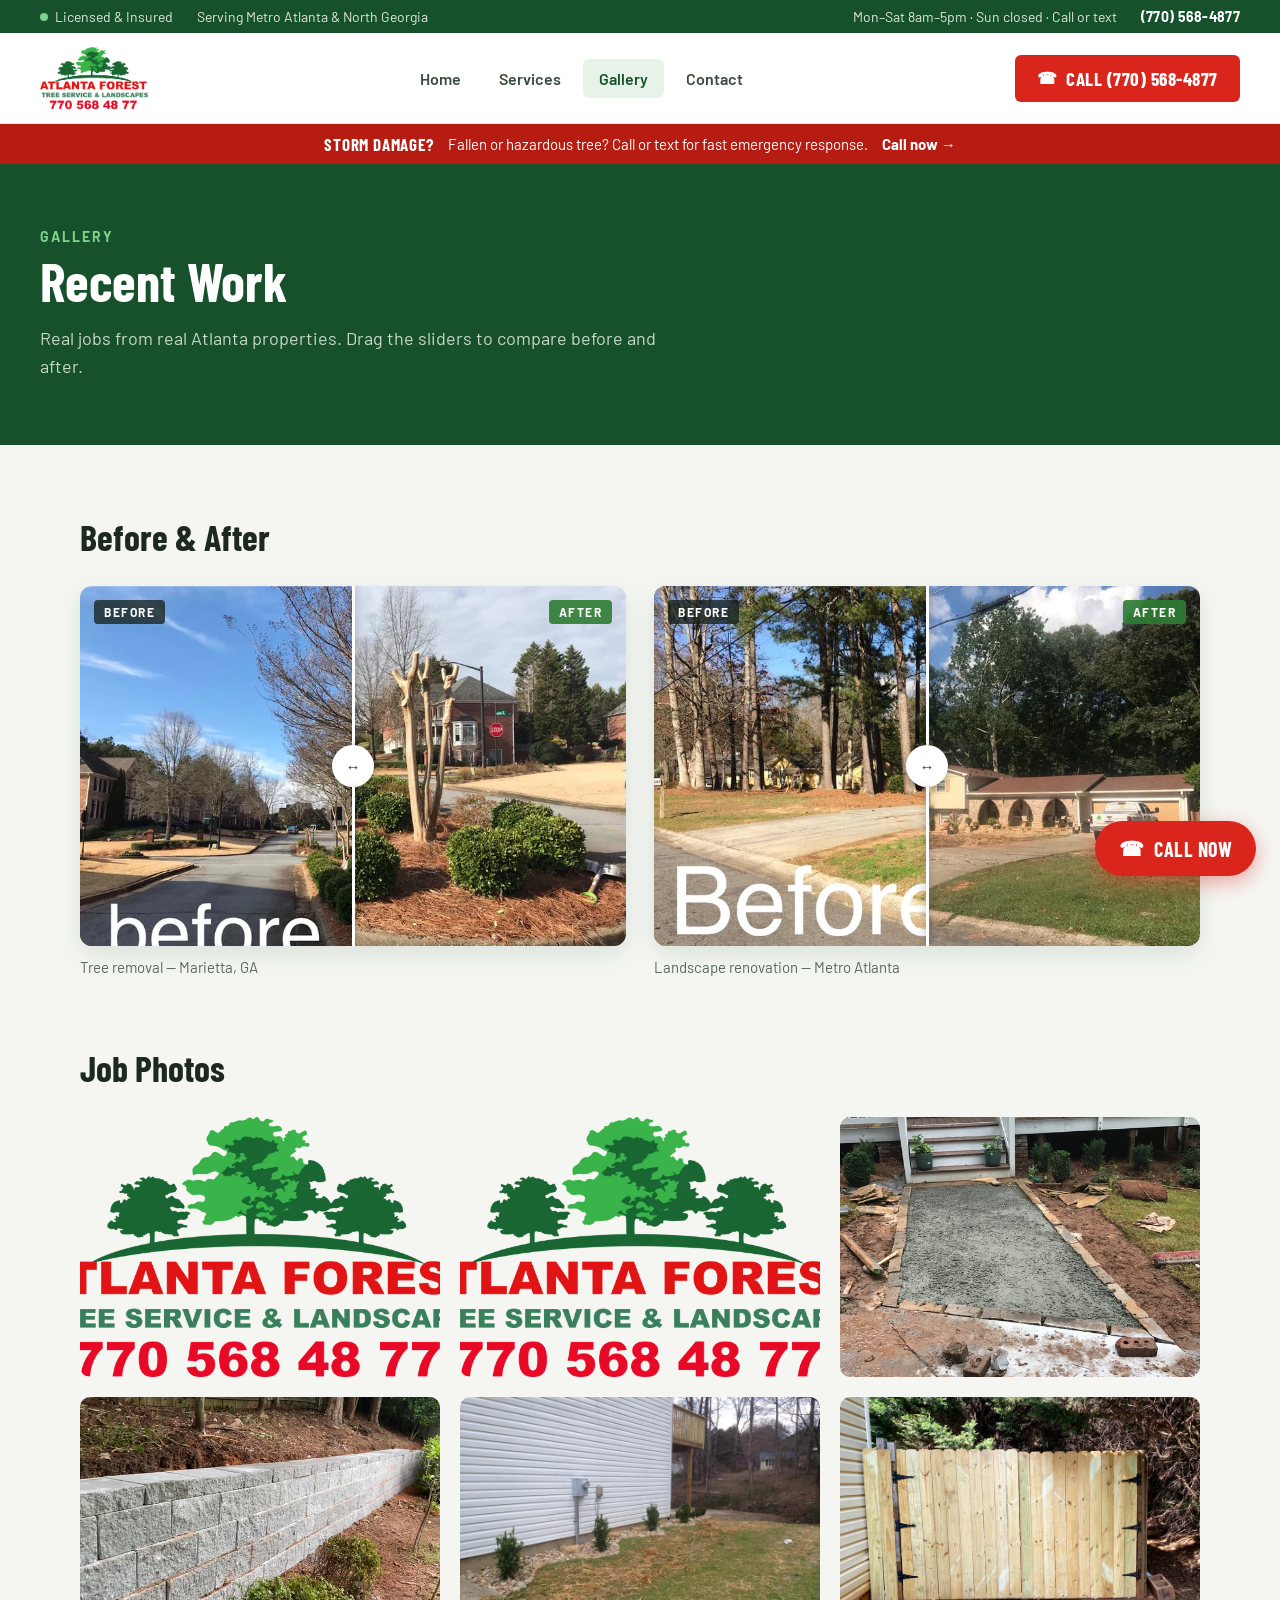
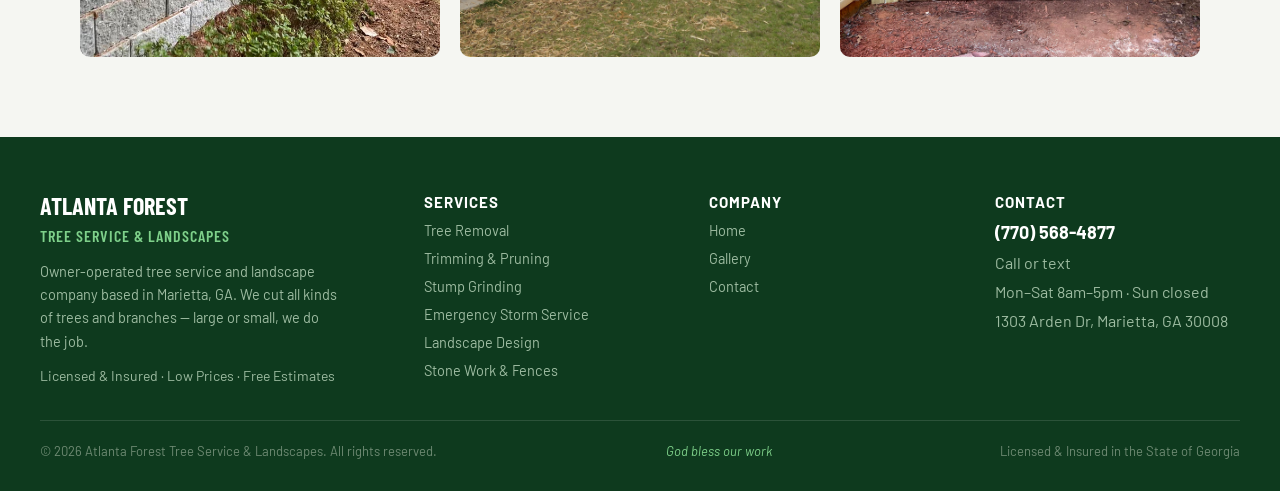
<file: docs 2/gallery.html>
<!DOCTYPE html>
<html lang="en">
<head>
<meta charset="utf-8">
<meta name="viewport" content="width=device-width, initial-scale=1">
<link rel="icon" href="favicon.ico" sizes="48x48">
<link rel="icon" href="assets/img/favicon.png" type="image/png" sizes="192x192">
<link rel="apple-touch-icon" href="assets/img/favicon.png">
<title>Before &amp; After Gallery | Atlanta Forest Tree Service &amp; Landscapes</title>
<meta name="description" content="See before-and-after results from real tree removal and landscape jobs across Metro Atlanta. Call (770) 568-4877 for a free estimate.">
<link rel="preconnect" href="https://fonts.googleapis.com">
<link href="https://fonts.googleapis.com/css2?family=Barlow+Condensed:wght@500;600;700&amp;family=Barlow:wght@400;500;600;700&amp;display=swap" rel="stylesheet">
<link rel="stylesheet" href="assets/css/style.css">
</head>
<body>

<div class="util-bar">
  <div class="cluster">
    <span class="flag"><span class="dot"></span>Licensed &amp; Insured</span>
    <span>Serving Metro Atlanta &amp; North Georgia</span>
  </div>
  <div class="cluster">
    <span>Mon–Sat 8am–5pm · Sun closed · Call or text</span>
    <a href="tel:7705684877">(770) 568-4877</a>
  </div>
</div>

<header class="site-header">
  <a class="logo-link" href="index.html">
    <img src="assets/img/logo.png" alt="Atlanta Forest Tree Service &amp; Landscapes">
  </a>
  <button class="nav-toggle" aria-label="Toggle navigation">☰</button>
  <nav class="main-nav">
    <a href="index.html">Home</a>
    <a href="services.html">Services</a>
    <a href="gallery.html" class="active">Gallery</a>
    <a href="contact.html">Contact</a>
  </nav>
  <a href="tel:7705684877" class="call-btn"><span class="icon">☎</span> <span class="label-full">CALL (770) 568-4877</span></a>
</header>

<div class="emergency-banner">
  <span class="tag">STORM DAMAGE?</span>
  <span>Fallen or hazardous tree? Call or text for fast emergency response.</span>
  <a href="tel:7705684877">Call now →</a>
</div>

<main>
  <section class="page-hero">
    <div class="page-hero-inner">
      <div class="eyebrow eyebrow-light">GALLERY</div>
      <h1>Recent Work</h1>
      <p>Real jobs from real Atlanta properties. Drag the sliders to compare before and after.</p>
    </div>
  </section>

  <section class="gallery-section">
    <h2>Before &amp; After</h2>
    <div class="gallery-ba-grid">
      <div class="gallery-ba-item">
        <div class="ba-slider ba-slider-sm">
          <div class="ba-after">
            <img src="assets/img/ba-gal1-after.webp" alt="After: tree removal completed, Marietta, GA">
          </div>
          <div class="ba-before-wrap">
            <img src="assets/img/ba-gal1-before.webp" alt="Before: tree removal, Marietta, GA">
          </div>
          <div class="ba-tag ba-tag-before">BEFORE</div>
          <div class="ba-tag ba-tag-after">AFTER</div>
          <div class="ba-handle">
            <div class="bar"></div>
            <div class="knob">↔</div>
            <div class="bar"></div>
          </div>
        </div>
        <span class="gallery-ba-caption">Tree removal — Marietta, GA</span>
      </div>
      <div class="gallery-ba-item">
        <div class="ba-slider ba-slider-sm">
          <div class="ba-after">
            <img src="assets/img/ba-gal2-after.webp" alt="After: landscape renovation completed, Metro Atlanta">
          </div>
          <div class="ba-before-wrap">
            <img src="assets/img/ba-gal2-before.webp" alt="Before: landscape renovation, Metro Atlanta">
          </div>
          <div class="ba-tag ba-tag-before">BEFORE</div>
          <div class="ba-tag ba-tag-after">AFTER</div>
          <div class="ba-handle">
            <div class="bar"></div>
            <div class="knob">↔</div>
            <div class="bar"></div>
          </div>
        </div>
        <span class="gallery-ba-caption">Landscape renovation — Metro Atlanta</span>
      </div>
    </div>
  </section>

  <section class="gallery-photos-section">
    <h2>Job Photos</h2>
    <div class="gallery-photos-grid">
      <div class="gallery-photo"><img src="assets/img/gal-photo-1.webp" alt="Atlanta Forest Tree Service &amp; Landscapes"></div>
      <div class="gallery-photo"><img src="assets/img/gal-photo-2.webp" alt="Atlanta Forest Tree Service &amp; Landscapes"></div>
      <div class="gallery-photo"><img src="assets/img/img-0075_2.jpg" alt="Flat stone work job photo"></div>
      <div class="gallery-photo"><img src="assets/img/img-3754.jpg" alt="Retaining wall job photo"></div>
      <div class="gallery-photo"><img src="assets/img/img-0693.jpg" alt="Beds with river stone job photo"></div>
      <div class="gallery-photo"><img src="assets/img/img-3358.jpg" alt="New wood fence job photo"></div>
    </div>
  </section>
</main>

<footer>
  <div class="footer-grid">
    <div class="footer-col footer-brand">
      <span class="name">ATLANTA FOREST<br><span class="sub">TREE SERVICE &amp; LANDSCAPES</span></span>
      <p>Owner-operated tree service and landscape company based in Marietta, GA. We cut all kinds of trees and branches — large or small, we do the job.</p>
      <span class="tags">Licensed &amp; Insured · Low Prices · Free Estimates</span>
    </div>
    <div class="footer-col">
      <span class="footer-col-title">SERVICES</span>
      <a href="services.html">Tree Removal</a>
      <a href="services.html">Trimming &amp; Pruning</a>
      <a href="services.html">Stump Grinding</a>
      <a href="services.html">Emergency Storm Service</a>
      <a href="services.html">Landscape Design</a>
      <a href="services.html">Stone Work &amp; Fences</a>
    </div>
    <div class="footer-col">
      <span class="footer-col-title">COMPANY</span>
      <a href="index.html">Home</a>
      <a href="gallery.html">Gallery</a>
      <a href="contact.html">Contact</a>
    </div>
    <div class="footer-col">
      <span class="footer-col-title">CONTACT</span>
      <a class="phone" href="tel:7705684877">(770) 568-4877</a>
      <span>Call or text</span>
      <span>Mon–Sat 8am–5pm · Sun closed</span>
      <span>1303 Arden Dr, Marietta, GA 30008</span>
    </div>
  </div>
  <div class="footer-bottom">
    <span>© 2026 Atlanta Forest Tree Service &amp; Landscapes. All rights reserved.</span>
    <span class="blessing">God bless our work</span>
    <span>Licensed &amp; Insured in the State of Georgia</span>
  </div>
</footer>

<a href="tel:7705684877" class="sticky-call"><span class="icon">☎</span> CALL NOW</a>

<script src="assets/js/main.js"></script>
</body>
</html>
</file>
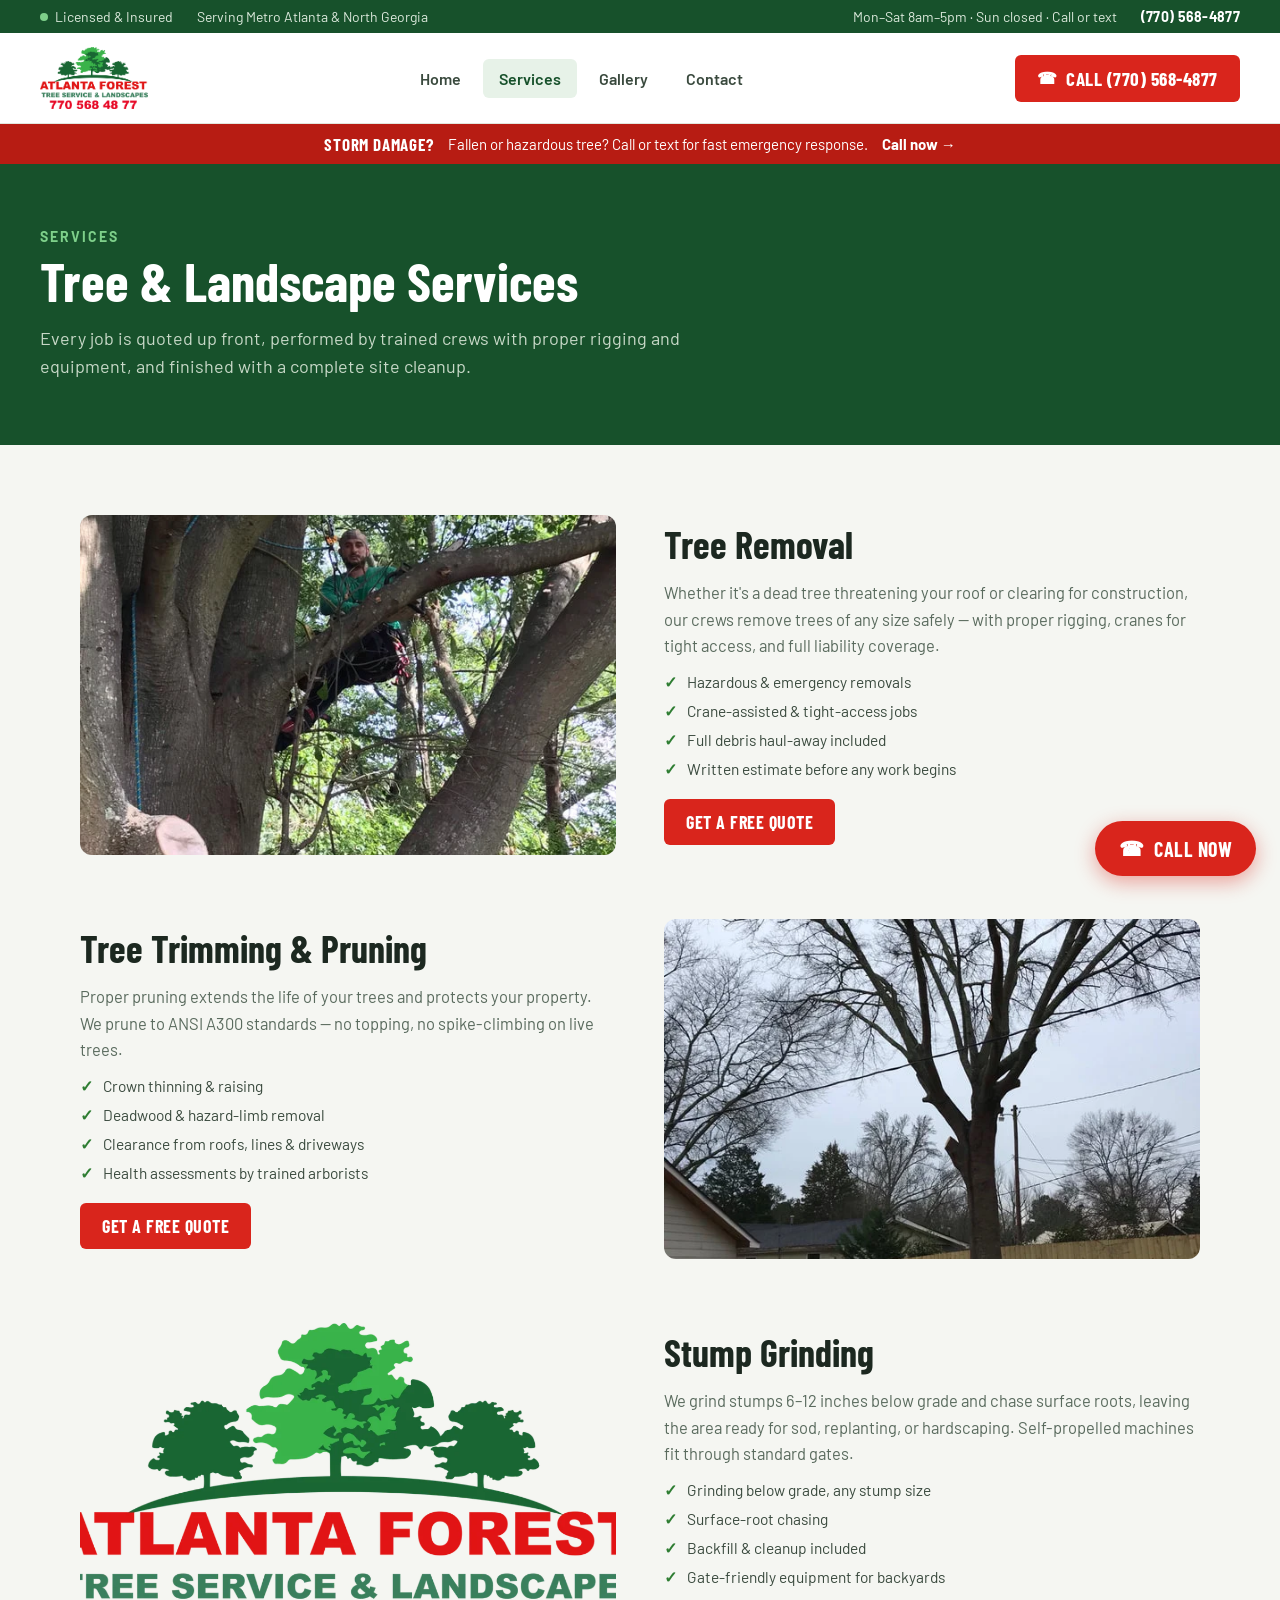
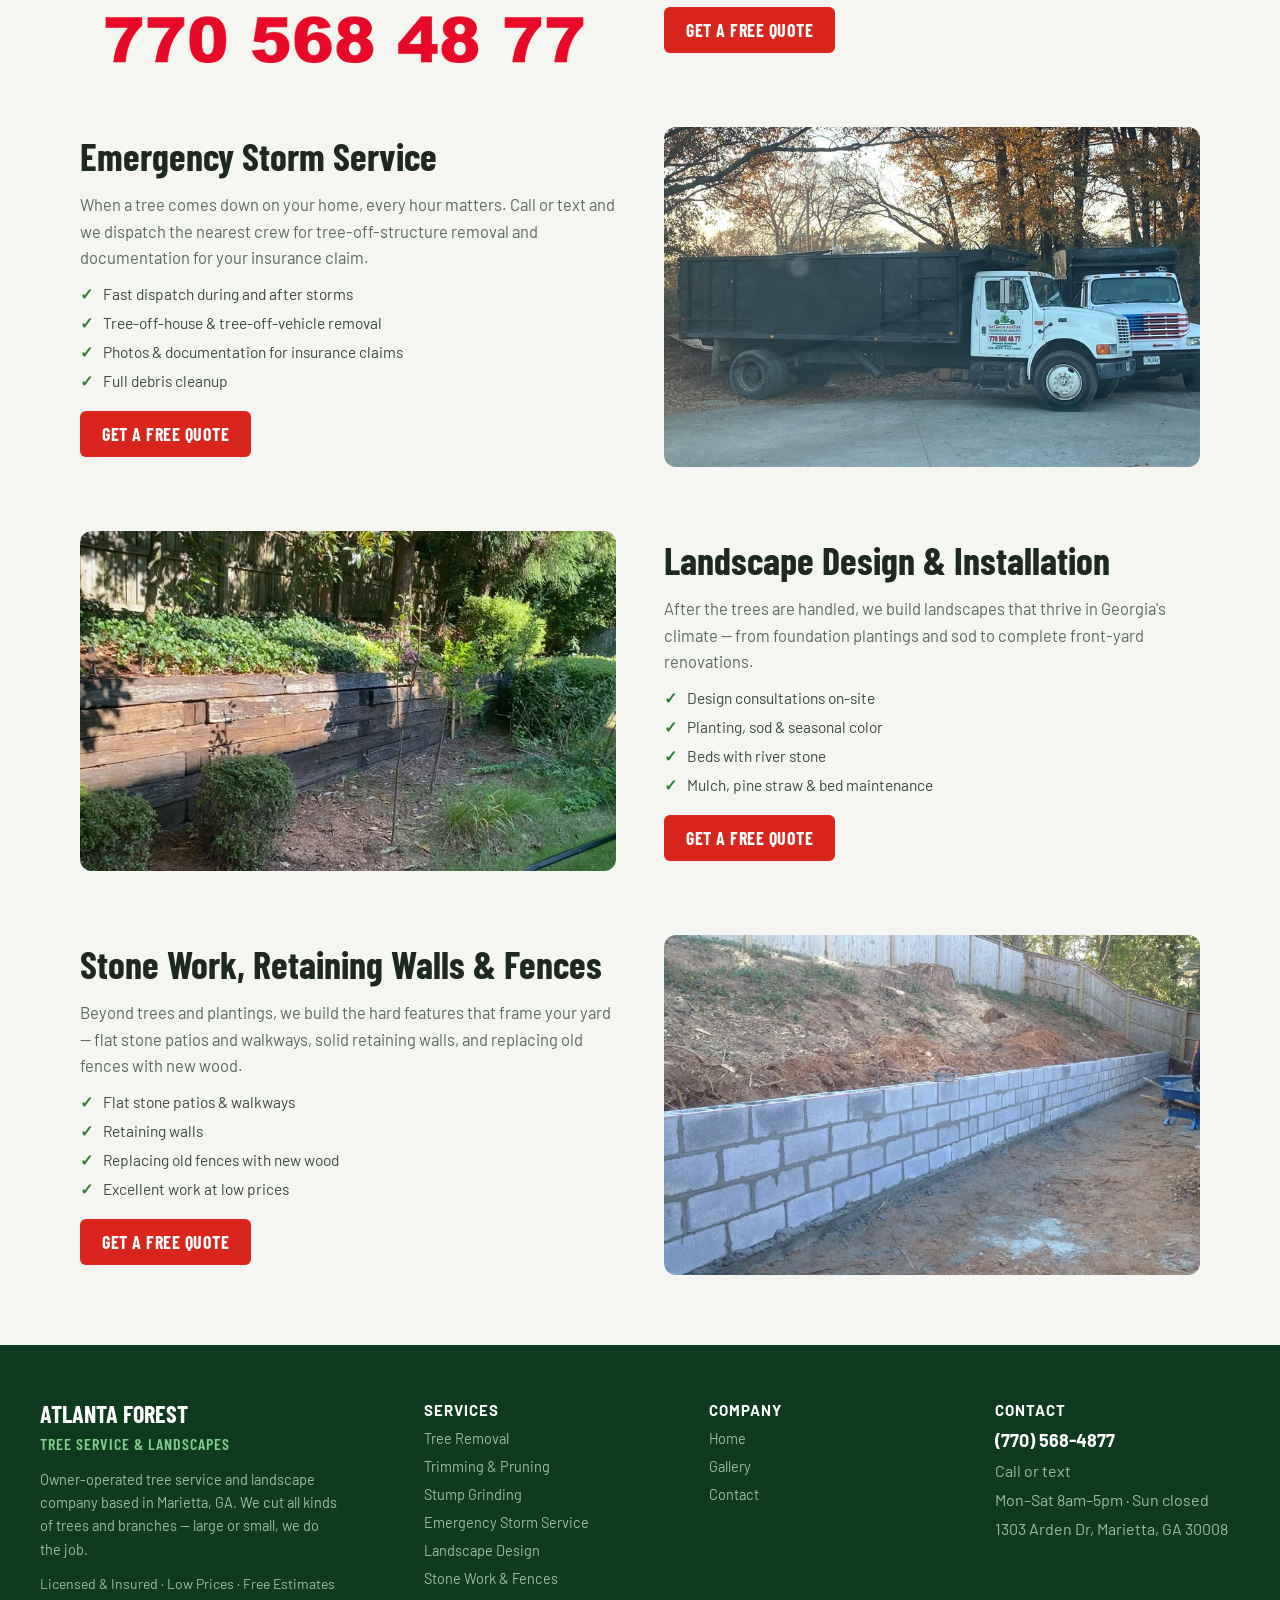
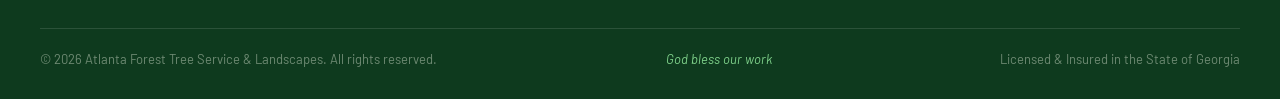
<file: docs 2/services.html>
<!DOCTYPE html>
<html lang="en">
<head>
<meta charset="utf-8">
<meta name="viewport" content="width=device-width, initial-scale=1">
<link rel="icon" href="favicon.ico" sizes="48x48">
<link rel="icon" href="assets/img/favicon.png" type="image/png" sizes="192x192">
<link rel="apple-touch-icon" href="assets/img/favicon.png">
<title>Tree &amp; Landscape Services | Atlanta Forest Tree Service &amp; Landscapes</title>
<meta name="description" content="Tree removal, trimming &amp; pruning, stump grinding, emergency storm service, landscape design, and stone work in Metro Atlanta. Free written estimates — call (770) 568-4877.">
<link rel="preconnect" href="https://fonts.googleapis.com">
<link href="https://fonts.googleapis.com/css2?family=Barlow+Condensed:wght@500;600;700&amp;family=Barlow:wght@400;500;600;700&amp;display=swap" rel="stylesheet">
<link rel="stylesheet" href="assets/css/style.css">
</head>
<body>

<div class="util-bar">
  <div class="cluster">
    <span class="flag"><span class="dot"></span>Licensed &amp; Insured</span>
    <span>Serving Metro Atlanta &amp; North Georgia</span>
  </div>
  <div class="cluster">
    <span>Mon–Sat 8am–5pm · Sun closed · Call or text</span>
    <a href="tel:7705684877">(770) 568-4877</a>
  </div>
</div>

<header class="site-header">
  <a class="logo-link" href="index.html">
    <img src="assets/img/logo.png" alt="Atlanta Forest Tree Service &amp; Landscapes">
  </a>
  <button class="nav-toggle" aria-label="Toggle navigation">☰</button>
  <nav class="main-nav">
    <a href="index.html">Home</a>
    <a href="services.html" class="active">Services</a>
    <a href="gallery.html">Gallery</a>
    <a href="contact.html">Contact</a>
  </nav>
  <a href="tel:7705684877" class="call-btn"><span class="icon">☎</span> <span class="label-full">CALL (770) 568-4877</span></a>
</header>

<div class="emergency-banner">
  <span class="tag">STORM DAMAGE?</span>
  <span>Fallen or hazardous tree? Call or text for fast emergency response.</span>
  <a href="tel:7705684877">Call now →</a>
</div>

<main>
  <section class="page-hero">
    <div class="page-hero-inner">
      <div class="eyebrow eyebrow-light">SERVICES</div>
      <h1>Tree &amp; Landscape Services</h1>
      <p>Every job is quoted up front, performed by trained crews with proper rigging and equipment, and finished with a complete site cleanup.</p>
    </div>
  </section>

  <section class="service-detail-list">

    <div class="service-detail-row">
      <div class="service-detail-img"><img src="assets/img/sd-removal.webp" alt="Tree removal in progress"></div>
      <div class="service-detail-body">
        <h2>Tree Removal</h2>
        <p>Whether it's a dead tree threatening your roof or clearing for construction, our crews remove trees of any size safely — with proper rigging, cranes for tight access, and full liability coverage.</p>
        <ul class="service-points">
          <li><span class="check">✓</span>Hazardous &amp; emergency removals</li>
          <li><span class="check">✓</span>Crane-assisted &amp; tight-access jobs</li>
          <li><span class="check">✓</span>Full debris haul-away included</li>
          <li><span class="check">✓</span>Written estimate before any work begins</li>
        </ul>
        <a href="tel:7705684877" class="btn-red">GET A FREE QUOTE</a>
      </div>
    </div>

    <div class="service-detail-row reverse">
      <div class="service-detail-img"><img src="assets/img/sd-trimming.webp" alt="Climber pruning canopy"></div>
      <div class="service-detail-body">
        <h2>Tree Trimming &amp; Pruning</h2>
        <p>Proper pruning extends the life of your trees and protects your property. We prune to ANSI A300 standards — no topping, no spike-climbing on live trees.</p>
        <ul class="service-points">
          <li><span class="check">✓</span>Crown thinning &amp; raising</li>
          <li><span class="check">✓</span>Deadwood &amp; hazard-limb removal</li>
          <li><span class="check">✓</span>Clearance from roofs, lines &amp; driveways</li>
          <li><span class="check">✓</span>Health assessments by trained arborists</li>
        </ul>
        <a href="tel:7705684877" class="btn-red">GET A FREE QUOTE</a>
      </div>
    </div>

    <div class="service-detail-row">
      <div class="service-detail-img"><img src="assets/img/sd-stump.webp" alt="Stump grinder at work"></div>
      <div class="service-detail-body">
        <h2>Stump Grinding</h2>
        <p>We grind stumps 6–12 inches below grade and chase surface roots, leaving the area ready for sod, replanting, or hardscaping. Self-propelled machines fit through standard gates.</p>
        <ul class="service-points">
          <li><span class="check">✓</span>Grinding below grade, any stump size</li>
          <li><span class="check">✓</span>Surface-root chasing</li>
          <li><span class="check">✓</span>Backfill &amp; cleanup included</li>
          <li><span class="check">✓</span>Gate-friendly equipment for backyards</li>
        </ul>
        <a href="tel:7705684877" class="btn-red">GET A FREE QUOTE</a>
      </div>
    </div>

    <div class="service-detail-row reverse">
      <div class="service-detail-img"><img src="assets/img/img-4133.jpg" alt="Storm-damaged tree on roof"></div>
      <div class="service-detail-body">
        <h2>Emergency Storm Service</h2>
        <p>When a tree comes down on your home, every hour matters. Call or text and we dispatch the nearest crew for tree-off-structure removal and documentation for your insurance claim.</p>
        <ul class="service-points">
          <li><span class="check">✓</span>Fast dispatch during and after storms</li>
          <li><span class="check">✓</span>Tree-off-house &amp; tree-off-vehicle removal</li>
          <li><span class="check">✓</span>Photos &amp; documentation for insurance claims</li>
          <li><span class="check">✓</span>Full debris cleanup</li>
        </ul>
        <a href="tel:7705684877" class="btn-red">GET A FREE QUOTE</a>
      </div>
    </div>

    <div class="service-detail-row">
      <div class="service-detail-img"><img src="assets/img/sd-landscape.webp" alt="Finished landscape install"></div>
      <div class="service-detail-body">
        <h2>Landscape Design &amp; Installation</h2>
        <p>After the trees are handled, we build landscapes that thrive in Georgia's climate — from foundation plantings and sod to complete front-yard renovations.</p>
        <ul class="service-points">
          <li><span class="check">✓</span>Design consultations on-site</li>
          <li><span class="check">✓</span>Planting, sod &amp; seasonal color</li>
          <li><span class="check">✓</span>Beds with river stone</li>
          <li><span class="check">✓</span>Mulch, pine straw &amp; bed maintenance</li>
        </ul>
        <a href="tel:7705684877" class="btn-red">GET A FREE QUOTE</a>
      </div>
    </div>

    <div class="service-detail-row reverse">
      <div class="service-detail-img"><img src="assets/img/sd-stone.webp" alt="Flat stone patio or retaining wall"></div>
      <div class="service-detail-body">
        <h2>Stone Work, Retaining Walls &amp; Fences</h2>
        <p>Beyond trees and plantings, we build the hard features that frame your yard — flat stone patios and walkways, solid retaining walls, and replacing old fences with new wood.</p>
        <ul class="service-points">
          <li><span class="check">✓</span>Flat stone patios &amp; walkways</li>
          <li><span class="check">✓</span>Retaining walls</li>
          <li><span class="check">✓</span>Replacing old fences with new wood</li>
          <li><span class="check">✓</span>Excellent work at low prices</li>
        </ul>
        <a href="tel:7705684877" class="btn-red">GET A FREE QUOTE</a>
      </div>
    </div>

  </section>
</main>

<footer>
  <div class="footer-grid">
    <div class="footer-col footer-brand">
      <span class="name">ATLANTA FOREST<br><span class="sub">TREE SERVICE &amp; LANDSCAPES</span></span>
      <p>Owner-operated tree service and landscape company based in Marietta, GA. We cut all kinds of trees and branches — large or small, we do the job.</p>
      <span class="tags">Licensed &amp; Insured · Low Prices · Free Estimates</span>
    </div>
    <div class="footer-col">
      <span class="footer-col-title">SERVICES</span>
      <a href="services.html">Tree Removal</a>
      <a href="services.html">Trimming &amp; Pruning</a>
      <a href="services.html">Stump Grinding</a>
      <a href="services.html">Emergency Storm Service</a>
      <a href="services.html">Landscape Design</a>
      <a href="services.html">Stone Work &amp; Fences</a>
    </div>
    <div class="footer-col">
      <span class="footer-col-title">COMPANY</span>
      <a href="index.html">Home</a>
      <a href="gallery.html">Gallery</a>
      <a href="contact.html">Contact</a>
    </div>
    <div class="footer-col">
      <span class="footer-col-title">CONTACT</span>
      <a class="phone" href="tel:7705684877">(770) 568-4877</a>
      <span>Call or text</span>
      <span>Mon–Sat 8am–5pm · Sun closed</span>
      <span>1303 Arden Dr, Marietta, GA 30008</span>
    </div>
  </div>
  <div class="footer-bottom">
    <span>© 2026 Atlanta Forest Tree Service &amp; Landscapes. All rights reserved.</span>
    <span class="blessing">God bless our work</span>
    <span>Licensed &amp; Insured in the State of Georgia</span>
  </div>
</footer>

<a href="tel:7705684877" class="sticky-call"><span class="icon">☎</span> CALL NOW</a>

<script src="assets/js/main.js"></script>
</body>
</html>
</file>
<file: docs 2/assets/css/style.css>
/* ===== Atlanta Forest Tree Service & Landscapes ===== */

:root {
  --green-darkest: #0E3A1E;
  --green-dark: #17512B;
  --green: #2E7D32;
  --green-light: #7ED08A;
  --green-pale: #E7F2E8;
  --red: #D9251C;
  --red-dark: #B71C13;
  --cream-bg: #F5F6F2;
  --text: #1C2820;
  --text-muted: #5A6B5E;
  --text-mutedest: #8A968C;
  --text-body: #3A4A3E;
  --border: #E2E6DE;
  --star: #E8A20C;
}

* { box-sizing: border-box; }

body {
  margin: 0;
  background: var(--cream-bg);
  font-family: 'Barlow', sans-serif;
  color: var(--text);
  min-height: 100vh;
  display: flex;
  flex-direction: column;
}

a { color: var(--green); }
a:hover { color: var(--green-dark); }

h1, h2, h3 {
  font-family: 'Barlow Condensed', sans-serif;
  font-weight: 700;
  margin: 0;
}

button { font-family: 'Barlow', sans-serif; }

img { max-width: 100%; display: block; }

.wrap {
  max-width: 1200px;
  margin: 0 auto;
  padding-left: 40px;
  padding-right: 40px;
}

/* ===== Utility bar ===== */
.util-bar {
  background: var(--green-dark);
  color: #DCE9DC;
  font-size: 14px;
  padding: 8px 40px;
  display: flex;
  justify-content: space-between;
  align-items: center;
  gap: 16px;
  flex-wrap: wrap;
}
.util-bar .cluster { display: flex; gap: 24px; align-items: center; flex-wrap: wrap; }
.util-bar .dot {
  width: 8px; height: 8px; border-radius: 50%;
  background: var(--green-light); display: inline-block;
}
.util-bar .flag { display: flex; align-items: center; gap: 7px; }
.util-bar a { color: #FFFFFF; font-weight: 700; text-decoration: none; letter-spacing: 0.3px; }

/* ===== Header ===== */
.site-header {
  background: #FFFFFF;
  border-bottom: 1px solid var(--border);
  padding: 14px 40px;
  display: flex;
  align-items: center;
  justify-content: space-between;
  gap: 24px;
  position: sticky;
  top: 0;
  z-index: 50;
}
.site-header .logo-link { display: flex; align-items: center; gap: 14px; text-decoration: none; }
.site-header .logo-link img { height: 62px; width: auto; display: block; }

.main-nav { display: flex; align-items: center; gap: 6px; }
.main-nav a {
  background: transparent;
  border: none;
  color: var(--text-body);
  font-weight: 600;
  font-size: 16px;
  padding: 10px 16px;
  border-radius: 6px;
  text-decoration: none;
  cursor: pointer;
}
.main-nav a:hover { color: var(--green-dark); }
.main-nav a.active { background: var(--green-pale); color: var(--green-dark); }

.call-btn {
  background: var(--red);
  color: #FFFFFF;
  text-decoration: none;
  font-family: 'Barlow Condensed', sans-serif;
  font-weight: 700;
  font-size: 19px;
  letter-spacing: 0.5px;
  padding: 12px 22px;
  border-radius: 6px;
  display: flex;
  align-items: center;
  gap: 9px;
  white-space: nowrap;
}
.call-btn:hover { background: var(--red-dark); }
.call-btn .icon { font-size: 16px; }

.nav-toggle {
  display: none;
  background: none;
  border: 1px solid var(--border);
  border-radius: 6px;
  padding: 8px 10px;
  font-size: 20px;
  color: var(--green-dark);
  cursor: pointer;
}

/* ===== Emergency banner ===== */
.emergency-banner {
  background: var(--red-dark);
  color: #FFFFFF;
  padding: 10px 40px;
  display: flex;
  justify-content: center;
  align-items: center;
  gap: 14px;
  font-size: 15px;
  flex-wrap: wrap;
  text-align: center;
}
.emergency-banner .tag {
  font-weight: 700;
  font-family: 'Barlow Condensed', sans-serif;
  font-size: 17px;
  letter-spacing: 0.8px;
}
.emergency-banner a { color: #FFFFFF; font-weight: 700; text-decoration: none; }

/* ===== Buttons (shared) ===== */
.btn-red {
  background: var(--red);
  color: #FFFFFF;
  text-decoration: none;
  font-family: 'Barlow Condensed', sans-serif;
  font-weight: 700;
  font-size: 22px;
  letter-spacing: 0.5px;
  padding: 16px 30px;
  border-radius: 6px;
  border: none;
  cursor: pointer;
  display: inline-block;
}
.btn-red:hover { background: var(--red-dark); }

.btn-outline-white {
  background: transparent;
  color: #FFFFFF;
  border: 2px solid rgba(255,255,255,0.65);
  font-family: 'Barlow Condensed', sans-serif;
  font-weight: 600;
  font-size: 22px;
  letter-spacing: 0.5px;
  padding: 16px 30px;
  border-radius: 6px;
  cursor: pointer;
  text-decoration: none;
  display: inline-block;
}
.btn-outline-white:hover { background: rgba(255,255,255,0.12); }

.btn-outline-green {
  background: transparent;
  border: 2px solid var(--green);
  color: var(--green);
  font-family: 'Barlow Condensed', sans-serif;
  font-weight: 600;
  font-size: 18px;
  letter-spacing: 0.5px;
  padding: 11px 22px;
  border-radius: 6px;
  cursor: pointer;
  text-decoration: none;
  white-space: nowrap;
  display: inline-block;
}
.btn-outline-green:hover { background: var(--green); color: #FFFFFF; }

/* ===== Hero (home) ===== */
.hero {
  position: relative;
  height: 620px;
  background: var(--green-dark);
  overflow: hidden;
}
.hero-bg {
  position: absolute; inset: 0;
  width: 100%; height: 100%;
  object-fit: cover;
}
.hero-overlay {
  position: absolute; inset: 0;
  background: linear-gradient(90deg, rgba(12,42,22,0.88) 0%, rgba(12,42,22,0.55) 55%, rgba(12,42,22,0.15) 100%);
  pointer-events: none;
}
.hero-inner {
  position: relative;
  max-width: 1200px;
  margin: 0 auto;
  height: 100%;
  display: flex;
  flex-direction: column;
  justify-content: center;
  padding: 0 40px;
}
.hero-content { max-width: 640px; display: flex; flex-direction: column; gap: 22px; }
.hero-badges { display: flex; gap: 10px; flex-wrap: wrap; }
.hero-badge {
  background: rgba(255,255,255,0.14);
  border: 1px solid rgba(255,255,255,0.3);
  color: #DCE9DC;
  font-size: 13px;
  font-weight: 600;
  letter-spacing: 1.2px;
  padding: 6px 12px;
  border-radius: 4px;
}
.hero-content h1 {
  font-size: 62px;
  line-height: 1.02;
  color: #FFFFFF;
}
.hero-content p {
  font-size: 19px;
  line-height: 1.55;
  color: #D9E4D6;
  margin: 0;
  max-width: 520px;
}
.hero-actions { display: flex; gap: 14px; flex-wrap: wrap; }

/* ===== Trust strip ===== */
.trust-strip {
  background: #FFFFFF;
  border-bottom: 1px solid var(--border);
}
.trust-strip-grid {
  padding: 26px 40px;
  display: grid;
  grid-template-columns: repeat(4, 1fr);
  gap: 24px;
}
.trust-item { display: flex; align-items: center; gap: 14px; }
.trust-num {
  font-family: 'Barlow Condensed', sans-serif;
  font-weight: 700;
  font-size: 40px;
  color: var(--green);
  white-space: nowrap;
}
.trust-label { font-size: 15px; line-height: 1.35; color: var(--text-muted); }
.stars { color: var(--star); font-size: 15px; letter-spacing: 1px; }

/* ===== Section header ===== */
.section { max-width: 1200px; margin: 0 auto; padding: 80px 40px 70px; }
.section-head {
  display: flex;
  justify-content: space-between;
  align-items: flex-end;
  gap: 24px;
  margin-bottom: 36px;
  flex-wrap: wrap;
}
.eyebrow { font-size: 14px; font-weight: 700; letter-spacing: 2px; color: var(--green); margin-bottom: 8px; }
.eyebrow-light { color: var(--green-light); }
.section-title { font-size: 44px; line-height: 1.05; }

/* ===== Services grid (home) ===== */
.services-grid {
  display: grid;
  grid-template-columns: repeat(3, 1fr);
  gap: 24px;
}
.service-card {
  background: #FFFFFF;
  border: 1px solid var(--border);
  border-radius: 10px;
  overflow: hidden;
  display: flex;
  flex-direction: column;
}
.service-card:hover { box-shadow: 0 6px 20px rgba(23,81,43,0.12); }
.service-card .img-wrap { height: 180px; }
.service-card .img-wrap img { width: 100%; height: 100%; object-fit: cover; }
.service-card-body { padding: 22px 24px 24px; display: flex; flex-direction: column; gap: 10px; flex: 1; }
.service-card-body h3 { font-size: 25px; }
.service-card-body p { font-size: 15px; line-height: 1.55; color: var(--text-muted); margin: 0; flex: 1; }
.service-card-link {
  background: none; border: none; padding: 0;
  color: var(--green); font-weight: 700; font-size: 15px;
  cursor: pointer; text-align: left; text-decoration: none;
}
.service-card-link:hover { color: var(--green-dark); }

.services-cta-card {
  background: var(--green-dark);
  border-radius: 10px;
  padding: 28px;
  display: flex;
  flex-direction: column;
  justify-content: center;
  gap: 12px;
}
.services-cta-card h3 { font-size: 26px; color: #FFFFFF; }
.services-cta-card p { font-size: 15px; line-height: 1.55; color: #C7D8C7; margin: 0; }
.services-cta-card .btn-red { text-align: center; margin-top: 6px; font-size: 19px; padding: 13px 20px; }

/* ===== Before/After slider ===== */
.ba-section-grid {
  max-width: 1200px; margin: 0 auto; padding: 80px 40px;
  display: grid; grid-template-columns: 420px 1fr; gap: 56px; align-items: center;
}
.ba-section-copy { display: flex; flex-direction: column; gap: 18px; }
.ba-section-copy p { font-size: 17px; line-height: 1.6; color: var(--text-muted); margin: 0; }
.ba-section-copy .btn-outline-green { align-self: flex-start; }

.ba-slider {
  position: relative;
  height: 440px;
  border-radius: 12px;
  overflow: hidden;
  box-shadow: 0 10px 30px rgba(23,81,43,0.15);
}
.ba-slider.ba-slider-sm { height: 360px; }
.ba-after { position: absolute; inset: 0; }
.ba-after img, .ba-before-wrap img { width: 100%; height: 100%; object-fit: cover; }
.ba-before-wrap {
  position: absolute; inset: 0;
  clip-path: inset(0 50% 0 0);
}
.ba-tag {
  position: absolute; top: 14px;
  color: #FFFFFF; font-size: 12px; font-weight: 700;
  letter-spacing: 1.5px; padding: 5px 10px; border-radius: 4px;
  pointer-events: none;
}
.ba-tag-before { left: 14px; background: rgba(20,30,22,0.75); }
.ba-tag-after { right: 14px; background: rgba(46,125,50,0.9); }
.ba-handle {
  position: absolute; top: 0; bottom: 0;
  left: 50%; transform: translateX(-50%);
  display: flex; flex-direction: column; align-items: center;
  cursor: ew-resize; z-index: 5; width: 44px;
  touch-action: none;
}
.ba-handle .bar { width: 3px; flex: 1; background: #FFFFFF; box-shadow: 0 0 8px rgba(0,0,0,0.4); }
.ba-handle .knob {
  width: 42px; height: 42px; border-radius: 50%;
  background: #FFFFFF; box-shadow: 0 2px 10px rgba(0,0,0,0.35);
  display: flex; align-items: center; justify-content: center;
  font-size: 15px; color: var(--green-dark); font-weight: 700; user-select: none;
  flex: none;
}

/* ===== Testimonials ===== */
.testimonials-head { text-align: center; margin-bottom: 40px; }
.testimonials-head h2 { font-size: 44px; line-height: 1.05; color: #DA251D; }
.google-badge {
  display: inline-flex; align-items: center; gap: 10px; margin-top: 16px;
  background: #FFFFFF; border: 1px solid var(--border); border-radius: 30px; padding: 8px 18px;
}
.google-badge .score { font-weight: 700; font-size: 16px; }
.google-badge .count { font-size: 14px; color: var(--text-muted); }

.testimonials-grid { display: grid; grid-template-columns: repeat(3, 1fr); gap: 24px; }
.testimonial-card {
  background: #FFFFFF; border: 1px solid var(--border); border-radius: 10px;
  padding: 28px; display: flex; flex-direction: column; gap: 14px;
}
.testimonial-card .stars { font-size: 16px; letter-spacing: 2px; }
.testimonial-card p { font-size: 15.5px; line-height: 1.6; color: var(--text-body); margin: 0; flex: 1; }
.testimonial-name { font-weight: 700; font-size: 15px; display: block; }
.testimonial-area { font-size: 13.5px; color: var(--text-mutedest); display: block; }

/* ===== Service area ===== */
.service-area-section { background: var(--green-dark); }
.service-area-grid {
  max-width: 1200px; margin: 0 auto; padding: 80px 40px;
  display: grid; grid-template-columns: 1fr 480px; gap: 56px; align-items: center;
}
.service-area-copy { display: flex; flex-direction: column; gap: 18px; }
.service-area-copy h2 { color: #FFFFFF; }
.service-area-copy > p { font-size: 17px; line-height: 1.6; color: #C7D8C7; margin: 0; }
.area-list { display: grid; grid-template-columns: 1fr 1fr 1fr; gap: 10px 24px; margin-top: 6px; list-style: none; padding: 0; }
.area-list li { color: #DCE9DC; font-size: 16px; display: flex; align-items: center; gap: 8px; }
.area-list .dot { width: 6px; height: 6px; border-radius: 50%; background: var(--green-light); display: inline-block; flex: none; }
.service-area-note { font-size: 15px; color: #9DBBA1; margin: 8px 0 0; }
.area-map-wrap { height: 380px; border-radius: 12px; overflow: hidden; }
.area-map-wrap img { width: 100%; height: 100%; object-fit: cover; }

/* ===== CTA band ===== */
.cta-band { background: #FFFFFF; }
.cta-band-inner {
  max-width: 1200px; margin: 0 auto; padding: 70px 40px;
  display: flex; justify-content: space-between; align-items: center; gap: 32px; flex-wrap: wrap;
}
.cta-band h2 { font-size: 42px; margin: 0 0 8px; line-height: 1.05; }
.cta-band p { font-size: 17px; color: var(--text-muted); margin: 0; }
.cta-band-actions { display: flex; gap: 14px; flex-wrap: wrap; }
.cta-band .btn-outline-green { font-size: 22px; padding: 16px 30px; }

/* ===== Sub-page hero banner (Services/Gallery/Contact) ===== */
.page-hero { background: var(--green-dark); padding: 64px 40px; }
.page-hero-inner { max-width: 1200px; margin: 0 auto; }
.page-hero h1 { font-size: 54px; color: #FFFFFF; line-height: 1.05; }
.page-hero p { font-size: 18px; color: #C7D8C7; margin: 14px 0 0; max-width: 640px; line-height: 1.6; }

/* ===== Services page ===== */
.service-detail-list {
  max-width: 1200px; margin: 0 auto; padding: 70px 40px;
  display: flex; flex-direction: column; gap: 64px;
}
.service-detail-row { display: flex; gap: 48px; align-items: center; }
.service-detail-row.reverse { flex-direction: row-reverse; }
.service-detail-img { height: 340px; border-radius: 12px; overflow: hidden; flex: 1; min-width: 0; }
.service-detail-img img { width: 100%; height: 100%; object-fit: cover; }
.service-detail-body { flex: 1; min-width: 0; display: flex; flex-direction: column; gap: 14px; }
.service-detail-body h2 { font-size: 38px; line-height: 1.05; }
.service-detail-body > p { font-size: 16.5px; line-height: 1.6; color: var(--text-muted); margin: 0; }
.service-points { display: flex; flex-direction: column; gap: 9px; }
.service-points li {
  display: flex; align-items: baseline; gap: 10px; font-size: 15.5px; color: var(--text-body);
  list-style: none;
}
.service-points { padding: 0; margin: 0; }
.service-points .check { color: var(--green); font-weight: 700; }
.service-detail-body .btn-red {
  align-self: flex-start; font-size: 18px; padding: 12px 22px; margin-top: 6px;
}

/* ===== Gallery page ===== */
.gallery-section { max-width: 1200px; margin: 0 auto; padding: 70px 40px 30px; }
.gallery-section h2 { font-size: 36px; margin: 0 0 28px; }
.gallery-ba-grid { display: grid; grid-template-columns: 1fr 1fr; gap: 28px; }
.gallery-ba-item { display: flex; flex-direction: column; gap: 12px; }
.gallery-ba-item .ba-slider { box-shadow: 0 8px 24px rgba(23,81,43,0.12); }
.gallery-ba-caption { font-size: 15px; color: var(--text-muted); }

.gallery-photos-section { max-width: 1200px; margin: 0 auto; padding: 40px 40px 80px; }
.gallery-photos-section h2 { font-size: 36px; margin: 0 0 28px; }
.gallery-photos-grid { display: grid; grid-template-columns: repeat(3, 1fr); gap: 20px; }
.gallery-photo { height: 260px; border-radius: 10px; overflow: hidden; }
.gallery-photo img { width: 100%; height: 100%; object-fit: cover; }

/* ===== Contact page ===== */
.contact-grid {
  max-width: 1200px; margin: 0 auto; padding: 70px 40px;
  display: grid; grid-template-columns: 420px 1fr; gap: 56px; align-items: start;
}
.contact-side { display: flex; flex-direction: column; gap: 28px; }
.contact-call-card {
  background: var(--red); color: #FFFFFF; text-decoration: none; border-radius: 12px;
  padding: 28px; display: flex; flex-direction: column; gap: 6px;
}
.contact-call-card:hover { background: var(--red-dark); }
.contact-call-card .label { font-size: 14px; font-weight: 700; letter-spacing: 2px; color: #FFD6D3; }
.contact-call-card .number { font-family: 'Barlow Condensed', sans-serif; font-weight: 700; font-size: 42px; line-height: 1; }
.contact-call-card .hours { font-size: 15px; color: #FFD6D3; }

.contact-info-card, .contact-visit-card {
  background: #FFFFFF; border: 1px solid var(--border); border-radius: 12px; padding: 26px;
  display: flex; flex-direction: column; gap: 16px;
}
.contact-info-card h3 { font-size: 24px; }
.contact-info-card .service-points { gap: 16px; }
.contact-visit-card { gap: 8px; }
.contact-visit-card .label { font-size: 13px; font-weight: 700; letter-spacing: 2px; color: var(--green); }
.contact-visit-card .addr { font-size: 16px; font-weight: 600; color: var(--text); }
.contact-visit-card .hours { font-size: 14.5px; color: var(--text-muted); }
.contact-map-wrap { height: 260px; border-radius: 12px; overflow: hidden; }
.contact-map-wrap img { width: 100%; height: 100%; object-fit: cover; }

.contact-form-card { background: #FFFFFF; border: 1px solid var(--border); border-radius: 12px; padding: 36px; }
.contact-form-card h3 { font-size: 28px; }
#quote-form { display: flex; flex-direction: column; gap: 18px; margin-top: 18px; }
.form-row { display: grid; grid-template-columns: 1fr 1fr; gap: 16px; }
.form-field { display: flex; flex-direction: column; gap: 6px; font-size: 14px; font-weight: 600; color: var(--text-body); }
.form-field input, .form-field select, .form-field textarea {
  border: 1px solid #CBD4C9; border-radius: 6px; padding: 12px 14px;
  font-size: 15px; font-family: 'Barlow', sans-serif; background: #FFFFFF;
}
.form-field input:focus, .form-field select:focus, .form-field textarea:focus {
  border-color: var(--green); outline: none;
}
.form-field textarea { resize: vertical; }
.form-submit {
  background: var(--red); color: #FFFFFF; border: none;
  font-family: 'Barlow Condensed', sans-serif; font-weight: 700; font-size: 21px;
  letter-spacing: 0.5px; padding: 15px; border-radius: 6px; cursor: pointer;
}
.form-submit:hover { background: var(--red-dark); }
.form-submit:disabled { opacity: 0.7; cursor: default; }
.form-footnote { font-size: 13.5px; color: var(--text-mutedest); text-align: center; }
.form-error {
  font-size: 14px; color: var(--red-dark); background: #FDEAE9; border: 1px solid #F6C6C3;
  border-radius: 6px; padding: 10px 14px;
}

.form-success {
  display: flex; flex-direction: column; align-items: center; gap: 14px;
  padding: 60px 20px; text-align: center;
}
.form-success[hidden] { display: none; }
.form-success .check-circle {
  width: 64px; height: 64px; border-radius: 50%; background: var(--green-pale);
  display: flex; align-items: center; justify-content: center; font-size: 28px; color: var(--green);
}
.form-success h3 { font-size: 30px; }
.form-success p { font-size: 16px; color: var(--text-muted); margin: 0; max-width: 380px; line-height: 1.6; }
.form-success button {
  background: none; border: none; color: var(--green); font-weight: 700; font-size: 15px;
  cursor: pointer; margin-top: 8px;
}

/* ===== Footer ===== */
footer {
  background: var(--green-darkest); color: #9DBBA1; padding: 56px 40px 32px; margin-top: auto;
}
.footer-grid {
  max-width: 1200px; margin: 0 auto;
  display: grid; grid-template-columns: 1.4fr 1fr 1fr 1fr; gap: 40px;
}
.footer-col { display: flex; flex-direction: column; gap: 10px; }
.footer-brand { display: flex; flex-direction: column; gap: 14px; }
.footer-brand .name {
  font-family: 'Barlow Condensed', sans-serif; font-weight: 700; font-size: 24px;
  color: #FFFFFF; line-height: 1.1;
}
.footer-brand .name .sub { font-size: 16px; font-weight: 600; color: var(--green-light); letter-spacing: 1px; }
.footer-brand p { font-size: 14.5px; line-height: 1.6; margin: 0; max-width: 300px; }
.footer-brand .tags { font-size: 14px; }
.footer-col-title { font-weight: 700; color: #FFFFFF; font-size: 15px; letter-spacing: 1px; }
.footer-col a, .footer-col button {
  background: none; border: none; padding: 0; color: #9DBBA1; font-size: 14.5px;
  cursor: pointer; text-align: left; font-family: 'Barlow', sans-serif; text-decoration: none;
}
.footer-col a:hover, .footer-col button:hover { color: #FFFFFF; }
.footer-col .phone { color: #FFFFFF; font-weight: 700; font-size: 18px; text-decoration: none; }
.footer-bottom {
  max-width: 1200px; margin: 36px auto 0; padding-top: 22px;
  border-top: 1px solid rgba(255,255,255,0.12);
  display: flex; justify-content: space-between; font-size: 13px; color: #6E8A73;
  flex-wrap: wrap; gap: 8px;
}
.footer-bottom .blessing { color: var(--green-light); font-style: italic; }

/* ===== Sticky call button ===== */
.sticky-call {
  position: fixed; bottom: 24px; right: 24px; z-index: 100;
  background: var(--red); color: #FFFFFF; text-decoration: none;
  font-family: 'Barlow Condensed', sans-serif; font-weight: 700; font-size: 20px;
  letter-spacing: 0.5px; padding: 15px 24px; border-radius: 40px;
  display: flex; align-items: center; gap: 10px;
  box-shadow: 0 6px 20px rgba(217,37,28,0.4);
}
.sticky-call:hover { background: var(--red-dark); }

/* ===================================================================
   RESPONSIVE
   =================================================================== */
@media (max-width: 1080px) {
  .services-grid { grid-template-columns: repeat(2, 1fr); }
  .testimonials-grid { grid-template-columns: repeat(2, 1fr); }
  .ba-section-grid, .service-area-grid { grid-template-columns: 1fr; }
  .contact-grid { grid-template-columns: 1fr; }
}

@media (max-width: 860px) {
  .util-bar { padding: 8px 20px; font-size: 12.5px; justify-content: center; text-align: center; }
  .site-header { padding: 12px 20px; }
  .main-nav {
    display: none;
    position: absolute; top: 100%; left: 0; right: 0;
    background: #FFFFFF; border-bottom: 1px solid var(--border);
    flex-direction: column; align-items: stretch; padding: 8px 20px 16px; gap: 2px;
    box-shadow: 0 8px 16px rgba(0,0,0,0.08);
  }
  .main-nav a { padding: 12px 14px; }
  body.nav-open .main-nav { display: flex; }
  .nav-toggle { display: inline-flex; align-items: center; justify-content: center; }
  .call-btn span.label-full { display: none; }
  .emergency-banner { padding: 10px 20px; flex-direction: column; gap: 4px; }

  .hero { height: auto; padding: 70px 0; }
  .hero-inner { padding: 0 20px; }
  .hero-content h1 { font-size: 42px; }
  .hero-content p { font-size: 17px; }

  .trust-strip-grid { grid-template-columns: 1fr 1fr; padding: 22px 20px; gap: 20px; }

  .section, .wrap, .ba-section-grid, .service-area-grid, .cta-band-inner,
  .page-hero-inner, .service-detail-list, .gallery-section, .gallery-photos-section,
  .contact-grid, .page-hero { padding-left: 20px; padding-right: 20px; }

  .section-title, .services-cta-card h3 { font-size: 34px; }
  .services-grid { grid-template-columns: 1fr; }
  .testimonials-grid { grid-template-columns: 1fr; }
  .area-list { grid-template-columns: 1fr 1fr; }

  .cta-band-inner { flex-direction: column; align-items: flex-start; }

  .page-hero h1 { font-size: 40px; }
  .service-detail-row, .service-detail-row.reverse { flex-direction: column; }
  .service-detail-img { width: 100%; height: 260px; }

  .gallery-ba-grid { grid-template-columns: 1fr; }
  .gallery-photos-grid { grid-template-columns: 1fr 1fr; }

  .form-row { grid-template-columns: 1fr; }
  .footer-grid { grid-template-columns: 1fr 1fr; gap: 32px; }
  .footer-bottom { flex-direction: column; text-align: center; }
}

@media (max-width: 520px) {
  .hero-content h1 { font-size: 34px; }
  .hero-badges { gap: 6px; }
  .hero-badge { font-size: 11px; padding: 5px 9px; }
  .btn-red, .btn-outline-white, .btn-outline-green { font-size: 17px; padding: 13px 20px; }
  .trust-strip-grid { grid-template-columns: 1fr; }
  .gallery-photos-grid { grid-template-columns: 1fr; }
  .footer-grid { grid-template-columns: 1fr; }
  .contact-call-card .number { font-size: 32px; }
  .sticky-call { bottom: 16px; right: 16px; padding: 13px 18px; font-size: 17px; }
}
</file>
<file: docs/assets/css/style.css>
/* ===== Atlanta Forest Tree Service & Landscapes ===== */

:root {
  --green-darkest: #0E3A1E;
  --green-dark: #17512B;
  --green: #2E7D32;
  --green-light: #7ED08A;
  --green-pale: #E7F2E8;
  --red: #D9251C;
  --red-dark: #B71C13;
  --cream-bg: #F5F6F2;
  --text: #1C2820;
  --text-muted: #5A6B5E;
  --text-mutedest: #8A968C;
  --text-body: #3A4A3E;
  --border: #E2E6DE;
  --star: #E8A20C;
}

* { box-sizing: border-box; }

body {
  margin: 0;
  background: var(--cream-bg);
  font-family: 'Barlow', sans-serif;
  color: var(--text);
  min-height: 100vh;
  display: flex;
  flex-direction: column;
}

a { color: var(--green); }
a:hover { color: var(--green-dark); }

h1, h2, h3 {
  font-family: 'Barlow Condensed', sans-serif;
  font-weight: 700;
  margin: 0;
}

button { font-family: 'Barlow', sans-serif; }

img { max-width: 100%; display: block; }

.wrap {
  max-width: 1200px;
  margin: 0 auto;
  padding-left: 40px;
  padding-right: 40px;
}

/* ===== Utility bar ===== */
.util-bar {
  background: var(--green-dark);
  color: #DCE9DC;
  font-size: 14px;
  padding: 8px 40px;
  display: flex;
  justify-content: space-between;
  align-items: center;
  gap: 16px;
  flex-wrap: wrap;
}
.util-bar .cluster { display: flex; gap: 24px; align-items: center; flex-wrap: wrap; }
.util-bar .dot {
  width: 8px; height: 8px; border-radius: 50%;
  background: var(--green-light); display: inline-block;
}
.util-bar .flag { display: flex; align-items: center; gap: 7px; }
.util-bar a { color: #FFFFFF; font-weight: 700; text-decoration: none; letter-spacing: 0.3px; }

/* ===== Header ===== */
.site-header {
  background: #FFFFFF;
  border-bottom: 1px solid var(--border);
  padding: 14px 40px;
  display: flex;
  align-items: center;
  justify-content: space-between;
  gap: 24px;
  position: sticky;
  top: 0;
  z-index: 50;
}
.site-header .logo-link { display: flex; align-items: center; gap: 14px; text-decoration: none; }
.site-header .logo-link img { height: 62px; width: auto; display: block; }

.main-nav { display: flex; align-items: center; gap: 6px; }
.main-nav a {
  background: transparent;
  border: none;
  color: var(--text-body);
  font-weight: 600;
  font-size: 16px;
  padding: 10px 16px;
  border-radius: 6px;
  text-decoration: none;
  cursor: pointer;
}
.main-nav a:hover { color: var(--green-dark); }
.main-nav a.active { background: var(--green-pale); color: var(--green-dark); }

.call-btn {
  background: var(--red);
  color: #FFFFFF;
  text-decoration: none;
  font-family: 'Barlow Condensed', sans-serif;
  font-weight: 700;
  font-size: 19px;
  letter-spacing: 0.5px;
  padding: 12px 22px;
  border-radius: 6px;
  display: flex;
  align-items: center;
  gap: 9px;
  white-space: nowrap;
}
.call-btn:hover { background: var(--red-dark); }
.call-btn .icon { font-size: 16px; }

.nav-toggle {
  display: none;
  background: none;
  border: 1px solid var(--border);
  border-radius: 6px;
  padding: 8px 10px;
  font-size: 20px;
  color: var(--green-dark);
  cursor: pointer;
}

/* ===== Emergency banner ===== */
.emergency-banner {
  background: var(--red-dark);
  color: #FFFFFF;
  padding: 10px 40px;
  display: flex;
  justify-content: center;
  align-items: center;
  gap: 14px;
  font-size: 15px;
  flex-wrap: wrap;
  text-align: center;
}
.emergency-banner .tag {
  font-weight: 700;
  font-family: 'Barlow Condensed', sans-serif;
  font-size: 17px;
  letter-spacing: 0.8px;
}
.emergency-banner a { color: #FFFFFF; font-weight: 700; text-decoration: none; }

/* ===== Buttons (shared) ===== */
.btn-red {
  background: var(--red);
  color: #FFFFFF;
  text-decoration: none;
  font-family: 'Barlow Condensed', sans-serif;
  font-weight: 700;
  font-size: 22px;
  letter-spacing: 0.5px;
  padding: 16px 30px;
  border-radius: 6px;
  border: none;
  cursor: pointer;
  display: inline-block;
}
.btn-red:hover { background: var(--red-dark); }

.btn-outline-white {
  background: transparent;
  color: #FFFFFF;
  border: 2px solid rgba(255,255,255,0.65);
  font-family: 'Barlow Condensed', sans-serif;
  font-weight: 600;
  font-size: 22px;
  letter-spacing: 0.5px;
  padding: 16px 30px;
  border-radius: 6px;
  cursor: pointer;
  text-decoration: none;
  display: inline-block;
}
.btn-outline-white:hover { background: rgba(255,255,255,0.12); }

.btn-outline-green {
  background: transparent;
  border: 2px solid var(--green);
  color: var(--green);
  font-family: 'Barlow Condensed', sans-serif;
  font-weight: 600;
  font-size: 18px;
  letter-spacing: 0.5px;
  padding: 11px 22px;
  border-radius: 6px;
  cursor: pointer;
  text-decoration: none;
  white-space: nowrap;
  display: inline-block;
}
.btn-outline-green:hover { background: var(--green); color: #FFFFFF; }

/* ===== Hero (home) ===== */
.hero {
  position: relative;
  height: 620px;
  background: var(--green-dark);
  overflow: hidden;
}
.hero-bg {
  position: absolute; inset: 0;
  width: 100%; height: 100%;
  object-fit: cover;
}
.hero-overlay {
  position: absolute; inset: 0;
  background: linear-gradient(90deg, rgba(12,42,22,0.88) 0%, rgba(12,42,22,0.55) 55%, rgba(12,42,22,0.15) 100%);
  pointer-events: none;
}
.hero-inner {
  position: relative;
  max-width: 1200px;
  margin: 0 auto;
  height: 100%;
  display: flex;
  flex-direction: column;
  justify-content: center;
  padding: 0 40px;
}
.hero-content { max-width: 640px; display: flex; flex-direction: column; gap: 22px; }
.hero-badges { display: flex; gap: 10px; flex-wrap: wrap; }
.hero-badge {
  background: rgba(255,255,255,0.14);
  border: 1px solid rgba(255,255,255,0.3);
  color: #DCE9DC;
  font-size: 13px;
  font-weight: 600;
  letter-spacing: 1.2px;
  padding: 6px 12px;
  border-radius: 4px;
}
.hero-content h1 {
  font-size: 62px;
  line-height: 1.02;
  color: #FFFFFF;
}
.hero-content p {
  font-size: 19px;
  line-height: 1.55;
  color: #D9E4D6;
  margin: 0;
  max-width: 520px;
}
.hero-actions { display: flex; gap: 14px; flex-wrap: wrap; }

/* ===== Trust strip ===== */
.trust-strip {
  background: #FFFFFF;
  border-bottom: 1px solid var(--border);
}
.trust-strip-grid {
  padding: 26px 40px;
  display: grid;
  grid-template-columns: repeat(4, 1fr);
  gap: 24px;
}
.trust-item { display: flex; align-items: center; gap: 14px; }
.trust-num {
  font-family: 'Barlow Condensed', sans-serif;
  font-weight: 700;
  font-size: 40px;
  color: var(--green);
  white-space: nowrap;
}
.trust-label { font-size: 15px; line-height: 1.35; color: var(--text-muted); }
.stars { color: var(--star); font-size: 15px; letter-spacing: 1px; }

/* ===== Section header ===== */
.section { max-width: 1200px; margin: 0 auto; padding: 80px 40px 70px; }
.section-head {
  display: flex;
  justify-content: space-between;
  align-items: flex-end;
  gap: 24px;
  margin-bottom: 36px;
  flex-wrap: wrap;
}
.eyebrow { font-size: 14px; font-weight: 700; letter-spacing: 2px; color: var(--green); margin-bottom: 8px; }
.eyebrow-light { color: var(--green-light); }
.section-title { font-size: 44px; line-height: 1.05; }

/* ===== Services grid (home) ===== */
.services-grid {
  display: grid;
  grid-template-columns: repeat(3, 1fr);
  gap: 24px;
}
.service-card {
  background: #FFFFFF;
  border: 1px solid var(--border);
  border-radius: 10px;
  overflow: hidden;
  display: flex;
  flex-direction: column;
}
.service-card:hover { box-shadow: 0 6px 20px rgba(23,81,43,0.12); }
.service-card .img-wrap { height: 180px; }
.service-card .img-wrap img { width: 100%; height: 100%; object-fit: cover; }
.service-card-body { padding: 22px 24px 24px; display: flex; flex-direction: column; gap: 10px; flex: 1; }
.service-card-body h3 { font-size: 25px; }
.service-card-body p { font-size: 15px; line-height: 1.55; color: var(--text-muted); margin: 0; flex: 1; }
.service-card-link {
  background: none; border: none; padding: 0;
  color: var(--green); font-weight: 700; font-size: 15px;
  cursor: pointer; text-align: left; text-decoration: none;
}
.service-card-link:hover { color: var(--green-dark); }

.services-cta-card {
  background: var(--green-dark);
  border-radius: 10px;
  padding: 28px;
  display: flex;
  flex-direction: column;
  justify-content: center;
  gap: 12px;
}
.services-cta-card h3 { font-size: 26px; color: #FFFFFF; }
.services-cta-card p { font-size: 15px; line-height: 1.55; color: #C7D8C7; margin: 0; }
.services-cta-card .btn-red { text-align: center; margin-top: 6px; font-size: 19px; padding: 13px 20px; }

/* ===== Before/After slider ===== */
.ba-section-grid {
  max-width: 1200px; margin: 0 auto; padding: 80px 40px;
  display: grid; grid-template-columns: 420px 1fr; gap: 56px; align-items: center;
}
.ba-section-copy { display: flex; flex-direction: column; gap: 18px; }
.ba-section-copy p { font-size: 17px; line-height: 1.6; color: var(--text-muted); margin: 0; }
.ba-section-copy .btn-outline-green { align-self: flex-start; }

.ba-slider {
  position: relative;
  height: 440px;
  border-radius: 12px;
  overflow: hidden;
  box-shadow: 0 10px 30px rgba(23,81,43,0.15);
}
.ba-slider.ba-slider-sm { height: 360px; }
.ba-after { position: absolute; inset: 0; }
.ba-after img, .ba-before-wrap img { width: 100%; height: 100%; object-fit: cover; }
.ba-before-wrap {
  position: absolute; inset: 0;
  clip-path: inset(0 50% 0 0);
}
.ba-tag {
  position: absolute; top: 14px;
  color: #FFFFFF; font-size: 12px; font-weight: 700;
  letter-spacing: 1.5px; padding: 5px 10px; border-radius: 4px;
  pointer-events: none;
}
.ba-tag-before { left: 14px; background: rgba(20,30,22,0.75); }
.ba-tag-after { right: 14px; background: rgba(46,125,50,0.9); }
.ba-handle {
  position: absolute; top: 0; bottom: 0;
  left: 50%; transform: translateX(-50%);
  display: flex; flex-direction: column; align-items: center;
  cursor: ew-resize; z-index: 5; width: 44px;
  touch-action: none;
}
.ba-handle .bar { width: 3px; flex: 1; background: #FFFFFF; box-shadow: 0 0 8px rgba(0,0,0,0.4); }
.ba-handle .knob {
  width: 42px; height: 42px; border-radius: 50%;
  background: #FFFFFF; box-shadow: 0 2px 10px rgba(0,0,0,0.35);
  display: flex; align-items: center; justify-content: center;
  font-size: 15px; color: var(--green-dark); font-weight: 700; user-select: none;
  flex: none;
}

/* ===== Testimonials ===== */
.testimonials-head { text-align: center; margin-bottom: 40px; }
.testimonials-head h2 { font-size: 44px; line-height: 1.05; color: #DA251D; }
.google-badge {
  display: inline-flex; align-items: center; gap: 10px; margin-top: 16px;
  background: #FFFFFF; border: 1px solid var(--border); border-radius: 30px; padding: 8px 18px;
}
.google-badge .score { font-weight: 700; font-size: 16px; }
.google-badge .count { font-size: 14px; color: var(--text-muted); }

.testimonials-grid { display: grid; grid-template-columns: repeat(3, 1fr); gap: 24px; }
.testimonial-card {
  background: #FFFFFF; border: 1px solid var(--border); border-radius: 10px;
  padding: 28px; display: flex; flex-direction: column; gap: 14px;
}
.testimonial-card .stars { font-size: 16px; letter-spacing: 2px; }
.testimonial-card p { font-size: 15.5px; line-height: 1.6; color: var(--text-body); margin: 0; flex: 1; }
.testimonial-name { font-weight: 700; font-size: 15px; display: block; }
.testimonial-area { font-size: 13.5px; color: var(--text-mutedest); display: block; }

/* ===== Service area ===== */
.service-area-section { background: var(--green-dark); }
.service-area-grid {
  max-width: 1200px; margin: 0 auto; padding: 80px 40px;
  display: grid; grid-template-columns: 1fr 480px; gap: 56px; align-items: center;
}
.service-area-copy { display: flex; flex-direction: column; gap: 18px; }
.service-area-copy h2 { color: #FFFFFF; }
.service-area-copy > p { font-size: 17px; line-height: 1.6; color: #C7D8C7; margin: 0; }
.area-list { display: grid; grid-template-columns: 1fr 1fr 1fr; gap: 10px 24px; margin-top: 6px; list-style: none; padding: 0; }
.area-list li { color: #DCE9DC; font-size: 16px; display: flex; align-items: center; gap: 8px; }
.area-list .dot { width: 6px; height: 6px; border-radius: 50%; background: var(--green-light); display: inline-block; flex: none; }
.service-area-note { font-size: 15px; color: #9DBBA1; margin: 8px 0 0; }
.area-map-wrap { height: 380px; border-radius: 12px; overflow: hidden; }
.area-map-wrap img { width: 100%; height: 100%; object-fit: cover; }

/* ===== CTA band ===== */
.cta-band { background: #FFFFFF; }
.cta-band-inner {
  max-width: 1200px; margin: 0 auto; padding: 70px 40px;
  display: flex; justify-content: space-between; align-items: center; gap: 32px; flex-wrap: wrap;
}
.cta-band h2 { font-size: 42px; margin: 0 0 8px; line-height: 1.05; }
.cta-band p { font-size: 17px; color: var(--text-muted); margin: 0; }
.cta-band-actions { display: flex; gap: 14px; flex-wrap: wrap; }
.cta-band .btn-outline-green { font-size: 22px; padding: 16px 30px; }

/* ===== Sub-page hero banner (Services/Gallery/Contact) ===== */
.page-hero { background: var(--green-dark); padding: 64px 40px; }
.page-hero-inner { max-width: 1200px; margin: 0 auto; }
.page-hero h1 { font-size: 54px; color: #FFFFFF; line-height: 1.05; }
.page-hero p { font-size: 18px; color: #C7D8C7; margin: 14px 0 0; max-width: 640px; line-height: 1.6; }

/* ===== Services page ===== */
.service-detail-list {
  max-width: 1200px; margin: 0 auto; padding: 70px 40px;
  display: flex; flex-direction: column; gap: 64px;
}
.service-detail-row { display: flex; gap: 48px; align-items: center; }
.service-detail-row.reverse { flex-direction: row-reverse; }
.service-detail-img { height: 340px; border-radius: 12px; overflow: hidden; flex: 1; min-width: 0; }
.service-detail-img img { width: 100%; height: 100%; object-fit: cover; }
.service-detail-body { flex: 1; min-width: 0; display: flex; flex-direction: column; gap: 14px; }
.service-detail-body h2 { font-size: 38px; line-height: 1.05; }
.service-detail-body > p { font-size: 16.5px; line-height: 1.6; color: var(--text-muted); margin: 0; }
.service-points { display: flex; flex-direction: column; gap: 9px; }
.service-points li {
  display: flex; align-items: baseline; gap: 10px; font-size: 15.5px; color: var(--text-body);
  list-style: none;
}
.service-points { padding: 0; margin: 0; }
.service-points .check { color: var(--green); font-weight: 700; }
.service-detail-body .btn-red {
  align-self: flex-start; font-size: 18px; padding: 12px 22px; margin-top: 6px;
}

/* ===== Gallery page ===== */
.gallery-section { max-width: 1200px; margin: 0 auto; padding: 70px 40px 30px; }
.gallery-section h2 { font-size: 36px; margin: 0 0 28px; }
.gallery-ba-grid { display: grid; grid-template-columns: 1fr 1fr; gap: 28px; }
.gallery-ba-item { display: flex; flex-direction: column; gap: 12px; }
.gallery-ba-item .ba-slider { box-shadow: 0 8px 24px rgba(23,81,43,0.12); }
.gallery-ba-caption { font-size: 15px; color: var(--text-muted); }

.gallery-photos-section { max-width: 1200px; margin: 0 auto; padding: 40px 40px 80px; }
.gallery-photos-section h2 { font-size: 36px; margin: 0 0 28px; }
.gallery-photos-grid { display: grid; grid-template-columns: repeat(3, 1fr); gap: 20px; }
.gallery-photo { height: 260px; border-radius: 10px; overflow: hidden; }
.gallery-photo img { width: 100%; height: 100%; object-fit: cover; }

/* ===== Contact page ===== */
.contact-grid {
  max-width: 1200px; margin: 0 auto; padding: 70px 40px;
  display: grid; grid-template-columns: 420px 1fr; gap: 56px; align-items: start;
}
.contact-side { display: flex; flex-direction: column; gap: 28px; }
.contact-call-card {
  background: var(--red); color: #FFFFFF; text-decoration: none; border-radius: 12px;
  padding: 28px; display: flex; flex-direction: column; gap: 6px;
}
.contact-call-card:hover { background: var(--red-dark); }
.contact-call-card .label { font-size: 14px; font-weight: 700; letter-spacing: 2px; color: #FFD6D3; }
.contact-call-card .number { font-family: 'Barlow Condensed', sans-serif; font-weight: 700; font-size: 42px; line-height: 1; }
.contact-call-card .hours { font-size: 15px; color: #FFD6D3; }

.contact-info-card, .contact-visit-card {
  background: #FFFFFF; border: 1px solid var(--border); border-radius: 12px; padding: 26px;
  display: flex; flex-direction: column; gap: 16px;
}
.contact-info-card h3 { font-size: 24px; }
.contact-info-card .service-points { gap: 16px; }
.contact-visit-card { gap: 8px; }
.contact-visit-card .label { font-size: 13px; font-weight: 700; letter-spacing: 2px; color: var(--green); }
.contact-visit-card .addr { font-size: 16px; font-weight: 600; color: var(--text); }
.contact-visit-card .hours { font-size: 14.5px; color: var(--text-muted); }
.contact-map-wrap { height: 260px; border-radius: 12px; overflow: hidden; }
.contact-map-wrap img { width: 100%; height: 100%; object-fit: cover; }

.contact-form-card { background: #FFFFFF; border: 1px solid var(--border); border-radius: 12px; padding: 36px; }
.contact-form-card h3 { font-size: 28px; }
#quote-form { display: flex; flex-direction: column; gap: 18px; margin-top: 18px; }
.form-row { display: grid; grid-template-columns: 1fr 1fr; gap: 16px; }
.form-field { display: flex; flex-direction: column; gap: 6px; font-size: 14px; font-weight: 600; color: var(--text-body); }
.form-field input, .form-field select, .form-field textarea {
  border: 1px solid #CBD4C9; border-radius: 6px; padding: 12px 14px;
  font-size: 15px; font-family: 'Barlow', sans-serif; background: #FFFFFF;
}
.form-field input:focus, .form-field select:focus, .form-field textarea:focus {
  border-color: var(--green); outline: none;
}
.form-field textarea { resize: vertical; }
.form-submit {
  background: var(--red); color: #FFFFFF; border: none;
  font-family: 'Barlow Condensed', sans-serif; font-weight: 700; font-size: 21px;
  letter-spacing: 0.5px; padding: 15px; border-radius: 6px; cursor: pointer;
}
.form-submit:hover { background: var(--red-dark); }
.form-submit:disabled { opacity: 0.7; cursor: default; }
.form-footnote { font-size: 13.5px; color: var(--text-mutedest); text-align: center; }
.form-error {
  font-size: 14px; color: var(--red-dark); background: #FDEAE9; border: 1px solid #F6C6C3;
  border-radius: 6px; padding: 10px 14px;
}

.form-success {
  display: flex; flex-direction: column; align-items: center; gap: 14px;
  padding: 60px 20px; text-align: center;
}
.form-success[hidden] { display: none; }
.form-success .check-circle {
  width: 64px; height: 64px; border-radius: 50%; background: var(--green-pale);
  display: flex; align-items: center; justify-content: center; font-size: 28px; color: var(--green);
}
.form-success h3 { font-size: 30px; }
.form-success p { font-size: 16px; color: var(--text-muted); margin: 0; max-width: 380px; line-height: 1.6; }
.form-success button {
  background: none; border: none; color: var(--green); font-weight: 700; font-size: 15px;
  cursor: pointer; margin-top: 8px;
}

/* ===== Footer ===== */
footer {
  background: var(--green-darkest); color: #9DBBA1; padding: 56px 40px 32px; margin-top: auto;
}
.footer-grid {
  max-width: 1200px; margin: 0 auto;
  display: grid; grid-template-columns: 1.4fr 1fr 1fr 1fr; gap: 40px;
}
.footer-col { display: flex; flex-direction: column; gap: 10px; }
.footer-brand { display: flex; flex-direction: column; gap: 14px; }
.footer-brand .name {
  font-family: 'Barlow Condensed', sans-serif; font-weight: 700; font-size: 24px;
  color: #FFFFFF; line-height: 1.1;
}
.footer-brand .name .sub { font-size: 16px; font-weight: 600; color: var(--green-light); letter-spacing: 1px; }
.footer-brand p { font-size: 14.5px; line-height: 1.6; margin: 0; max-width: 300px; }
.footer-brand .tags { font-size: 14px; }
.footer-col-title { font-weight: 700; color: #FFFFFF; font-size: 15px; letter-spacing: 1px; }
.footer-col a, .footer-col button {
  background: none; border: none; padding: 0; color: #9DBBA1; font-size: 14.5px;
  cursor: pointer; text-align: left; font-family: 'Barlow', sans-serif; text-decoration: none;
}
.footer-col a:hover, .footer-col button:hover { color: #FFFFFF; }
.footer-col .phone { color: #FFFFFF; font-weight: 700; font-size: 18px; text-decoration: none; }
.footer-bottom {
  max-width: 1200px; margin: 36px auto 0; padding-top: 22px;
  border-top: 1px solid rgba(255,255,255,0.12);
  display: flex; justify-content: space-between; font-size: 13px; color: #6E8A73;
  flex-wrap: wrap; gap: 8px;
}
.footer-bottom .blessing { color: var(--green-light); font-style: italic; }

/* ===== Sticky call button ===== */
.sticky-call {
  position: fixed; bottom: 24px; right: 24px; z-index: 100;
  background: var(--red); color: #FFFFFF; text-decoration: none;
  font-family: 'Barlow Condensed', sans-serif; font-weight: 700; font-size: 20px;
  letter-spacing: 0.5px; padding: 15px 24px; border-radius: 40px;
  display: flex; align-items: center; gap: 10px;
  box-shadow: 0 6px 20px rgba(217,37,28,0.4);
}
.sticky-call:hover { background: var(--red-dark); }

/* ===================================================================
   RESPONSIVE
   =================================================================== */
@media (max-width: 1080px) {
  .services-grid { grid-template-columns: repeat(2, 1fr); }
  .testimonials-grid { grid-template-columns: repeat(2, 1fr); }
  .ba-section-grid, .service-area-grid { grid-template-columns: 1fr; }
  .contact-grid { grid-template-columns: 1fr; }
}

@media (max-width: 860px) {
  .util-bar { padding: 8px 20px; font-size: 12.5px; justify-content: center; text-align: center; }
  .site-header { padding: 12px 20px; }
  .main-nav {
    display: none;
    position: absolute; top: 100%; left: 0; right: 0;
    background: #FFFFFF; border-bottom: 1px solid var(--border);
    flex-direction: column; align-items: stretch; padding: 8px 20px 16px; gap: 2px;
    box-shadow: 0 8px 16px rgba(0,0,0,0.08);
  }
  .main-nav a { padding: 12px 14px; }
  body.nav-open .main-nav { display: flex; }
  .nav-toggle { display: inline-flex; align-items: center; justify-content: center; }
  .call-btn span.label-full { display: none; }
  .emergency-banner { padding: 10px 20px; flex-direction: column; gap: 4px; }

  .hero { height: auto; padding: 70px 0; }
  .hero-inner { padding: 0 20px; }
  .hero-content h1 { font-size: 42px; }
  .hero-content p { font-size: 17px; }

  .trust-strip-grid { grid-template-columns: 1fr 1fr; padding: 22px 20px; gap: 20px; }

  .section, .wrap, .ba-section-grid, .service-area-grid, .cta-band-inner,
  .page-hero-inner, .service-detail-list, .gallery-section, .gallery-photos-section,
  .contact-grid, .page-hero { padding-left: 20px; padding-right: 20px; }

  .section-title, .services-cta-card h3 { font-size: 34px; }
  .services-grid { grid-template-columns: 1fr; }
  .testimonials-grid { grid-template-columns: 1fr; }
  .area-list { grid-template-columns: 1fr 1fr; }

  .cta-band-inner { flex-direction: column; align-items: flex-start; }

  .page-hero h1 { font-size: 40px; }
  .service-detail-row, .service-detail-row.reverse { flex-direction: column; }
  .service-detail-img { width: 100%; height: 260px; }

  .gallery-ba-grid { grid-template-columns: 1fr; }
  .gallery-photos-grid { grid-template-columns: 1fr 1fr; }

  .form-row { grid-template-columns: 1fr; }
  .footer-grid { grid-template-columns: 1fr 1fr; gap: 32px; }
  .footer-bottom { flex-direction: column; text-align: center; }
}

@media (max-width: 520px) {
  .hero-content h1 { font-size: 34px; }
  .hero-badges { gap: 6px; }
  .hero-badge { font-size: 11px; padding: 5px 9px; }
  .btn-red, .btn-outline-white, .btn-outline-green { font-size: 17px; padding: 13px 20px; }
  .trust-strip-grid { grid-template-columns: 1fr; }
  .gallery-photos-grid { grid-template-columns: 1fr; }
  .footer-grid { grid-template-columns: 1fr; }
  .contact-call-card .number { font-size: 32px; }
  .sticky-call { bottom: 16px; right: 16px; padding: 13px 18px; font-size: 17px; }
}
</file>
